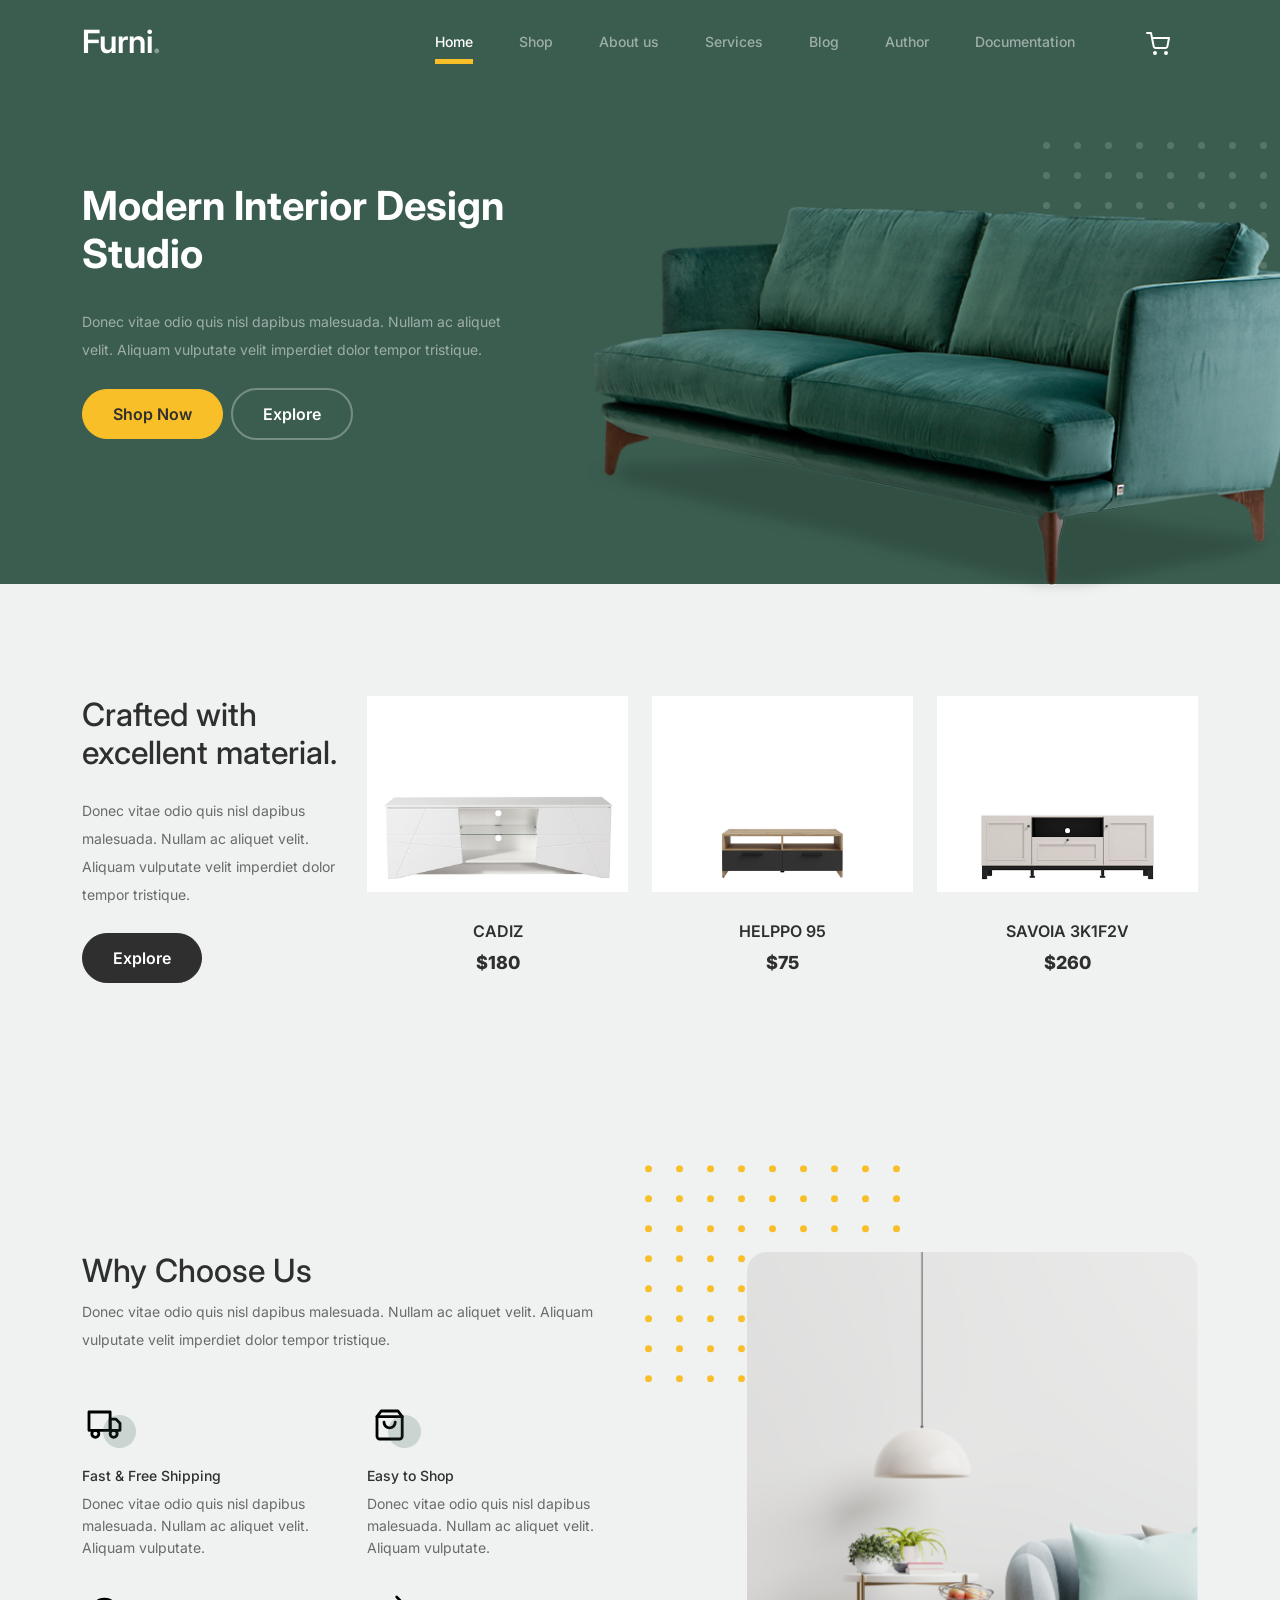
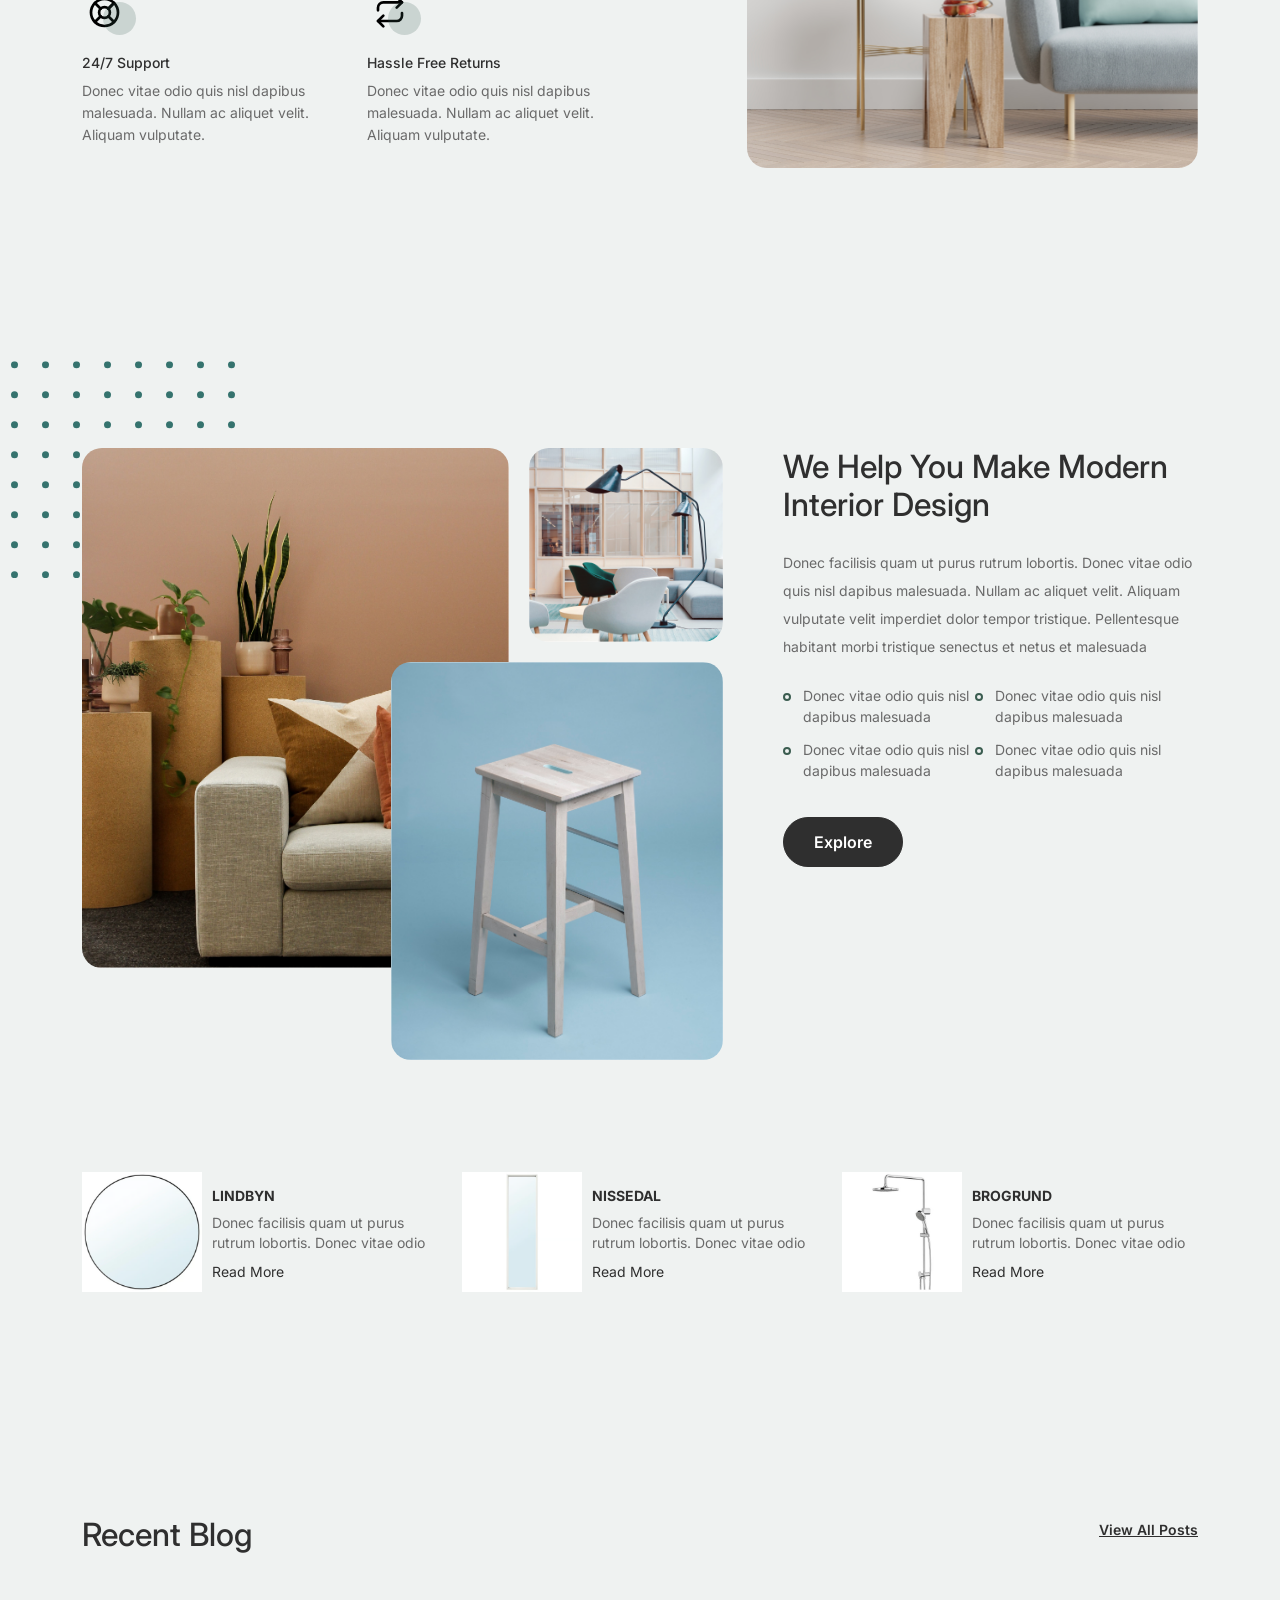
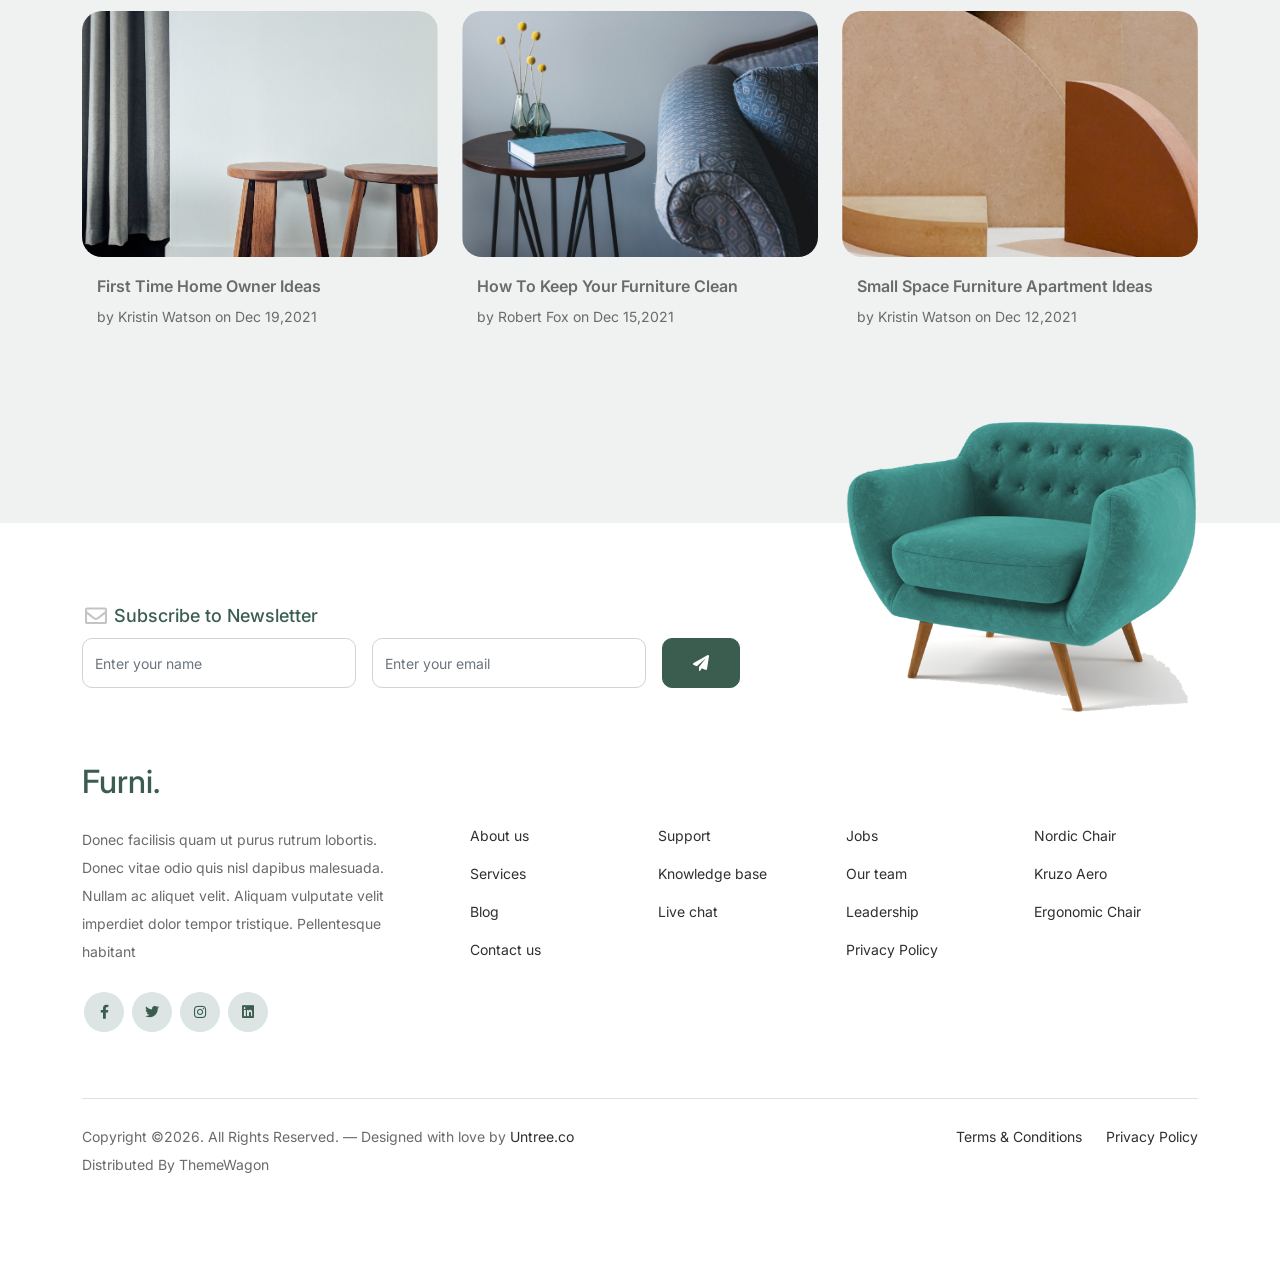
<file: index.html>
<!-- /*
* Bootstrap 5
* Template Name: Furni
* Template Author: Untree.co
* Template URI: https://untree.co/
* License: https://creativecommons.org/licenses/by/3.0/
*/ -->
<!doctype html>
<html lang="en">
<head>
  <meta charset="utf-8">
  <meta name="viewport" content="width=device-width, initial-scale=1, shrink-to-fit=no">
  <meta name="author" content="Untree.co">
  <link rel="shortcut icon" href="favicon.png">

  <meta name="description" content="Online furniture store offering modern, high-quality furniture for every room. Explore sofas, beds, kitchen elements and more at affordable prices." />
  <meta name="keywords" content="furniture, online store, home furniture, modern furniture, sofas, beds, kitchen furniture, interior design, Furni" />

		<!-- Bootstrap CSS -->
		<link href="css/bootstrap.min.css" rel="stylesheet">
		<link href="https://cdnjs.cloudflare.com/ajax/libs/font-awesome/6.0.0-beta3/css/all.min.css" rel="stylesheet">
		<link href="css/tiny-slider.css" rel="stylesheet">
		<link href="css/style.css" rel="stylesheet">
		<title>Furni | Furniture Shop</title>
	</head>

	<body data-page="index">

		<!-- Start Header/Navigation -->
		<nav class="custom-navbar navbar navbar navbar-expand-md navbar-dark bg-dark" arial-label="Furni navigation bar">

			<div class="container">
				<a class="navbar-brand" href="index.html">Furni<span>.</span></a>

				<button class="navbar-toggler" type="button" data-bs-toggle="collapse" data-bs-target="#navbarsFurni" aria-controls="navbarsFurni" aria-expanded="false" aria-label="Toggle navigation">
					<span class="navbar-toggler-icon"></span>
				</button>

				<div class="collapse navbar-collapse" id="navbarsFurni">
					<!-- Dinamicki ispisan meni -->
				</div>
			</div>
				
		</nav>
		<!-- End Header/Navigation -->

		<!-- Start Hero Section -->
			<div class="hero">
				<div class="container">
					<div class="row justify-content-between">
						<div class="col-lg-5">
							<div class="intro-excerpt">
								<h1>Modern Interior <span clsas="d-block">Design Studio</span></h1>
								<p class="mb-4">Donec vitae odio quis nisl dapibus malesuada. Nullam ac aliquet velit. Aliquam vulputate velit imperdiet dolor tempor tristique.</p>
								<p><a href="shop.html" class="btn btn-secondary me-2">Shop Now</a><a href="about.html" class="btn btn-white-outline">Explore</a></p>
							</div>
						</div>
						<div class="col-lg-7">
							<div class="hero-img-wrap">
								<img src="assets/images/couch.png" class="img-fluid">
							</div>
						</div>
					</div>
				</div>
			</div>
		<!-- End Hero Section -->

		<!-- Start Product Section -->
		<div class="product-section">
			<div class="container">
				<div class="row" id="threeProducts">
					<!-- Dinamicki ispisana prva tri proizvoda  -->
				</div>
			</div>
		</div>
		<!-- End Product Section -->

		<!-- Start Why Choose Us Section -->
		<div class="why-choose-section">
			<div class="container">
				<div class="row justify-content-between">
					<div class="col-lg-6">
						<h2 class="section-title">Why Choose Us</h2>
						<p>Donec vitae odio quis nisl dapibus malesuada. Nullam ac aliquet velit. Aliquam vulputate velit imperdiet dolor tempor tristique.</p>

						<div class="row my-5" id="servicesIcons">
							<!-- Dinamicki ispisani servisi  -->
						</div>
					</div>

					<div class="col-lg-5">
						<div class="img-wrap">
							<img src="assets/images/why-choose-us-img.jpg" alt="Image" class="img-fluid">
						</div>
					</div>

				</div>
			</div>
		</div>
		<!-- End Why Choose Us Section -->

		<!-- Start We Help Section -->
		<div class="we-help-section">
			<div class="container">
				<div class="row justify-content-between">
					<div class="col-lg-7 mb-5 mb-lg-0">
						<div class="imgs-grid">
							<div class="grid grid-1"><img src="assets/images/img-grid-1.jpg" alt="Untree.co"></div>
							<div class="grid grid-2"><img src="assets/images/img-grid-2.jpg" alt="Untree.co"></div>
							<div class="grid grid-3"><img src="assets/images/img-grid-3.jpg" alt="Untree.co"></div>
						</div>
					</div>
					<div class="col-lg-5 ps-lg-5">
						<h2 class="section-title mb-4">We Help You Make Modern Interior Design</h2>
						<p>Donec facilisis quam ut purus rutrum lobortis. Donec vitae odio quis nisl dapibus malesuada. Nullam ac aliquet velit. Aliquam vulputate velit imperdiet dolor tempor tristique. Pellentesque habitant morbi tristique senectus et netus et malesuada</p>

						<ul class="list-unstyled custom-list my-4">
							<li>Donec vitae odio quis nisl dapibus malesuada</li>
							<li>Donec vitae odio quis nisl dapibus malesuada</li>
							<li>Donec vitae odio quis nisl dapibus malesuada</li>
							<li>Donec vitae odio quis nisl dapibus malesuada</li>
						</ul>
						<a class="btn" href="about.html">Explore</a>
					</div>
				</div>
			</div>
		</div>
		<!-- End We Help Section -->

		<!-- Start Popular Product -->
		<div class="popular-product">
			<div class="container">
				<div class="row" id="popularProducts">
					<!-- Dinamicki ispisana 3 najbolje ocenjena proizvoda -->
				</div>
			</div>
		</div>
		<!-- End Popular Product -->

		

		<!-- Start Blog Section -->
		<div class="blog-section">
			<div class="container">
				<div class="row mb-5">
					<div class="col-md-6">
						<h2 class="section-title">Recent Blog</h2>
					</div>
					<div class="col-md-6 text-start text-md-end">
						<a href="#" class="more">View All Posts</a>
					</div>
				</div>

				<div class="row" id="blogSection">
					<!-- Dinamicki ispisani blogovi -->
				</div>
			</div>
		</div>
		<!-- End Blog Section -->	

		<!-- Start Footer Section -->
		<footer class="footer-section">
			<div class="container relative">

				<div class="sofa-img">
					<img src="assets/images/sofa.png" alt="Image" class="img-fluid">
				</div>

				<div class="row">
					<div class="col-lg-8">
						<div class="subscription-form">
							<h3 class="d-flex align-items-center"><span class="me-1"><img src="assets/images/envelope-outline.svg" alt="Image" class="img-fluid"></span><span>Subscribe to Newsletter</span></h3>

							<form action="#" class="row g-3">
								<div class="col-auto">
									<input type="text" class="form-control" placeholder="Enter your name">
								</div>
								<div class="col-auto">
									<input type="email" class="form-control" placeholder="Enter your email">
								</div>
								<div class="col-auto">
									<button class="btn btn-primary">
										<span class="fa fa-paper-plane"></span>
									</button>
								</div>
							</form>

						</div>
					</div>
				</div>

				<div class="row g-5 mb-5">
					<div class="col-lg-4">
						<div class="mb-4 footer-logo-wrap"><a href="#" class="footer-logo">Furni<span>.</span></a></div>
						<p class="mb-4">Donec facilisis quam ut purus rutrum lobortis. Donec vitae odio quis nisl dapibus malesuada. Nullam ac aliquet velit. Aliquam vulputate velit imperdiet dolor tempor tristique. Pellentesque habitant</p>

						<ul class="list-unstyled custom-social">
							<li><a href="#"><span class="fa fa-brands fa-facebook-f"></span></a></li>
							<li><a href="#"><span class="fa fa-brands fa-twitter"></span></a></li>
							<li><a href="#"><span class="fa fa-brands fa-instagram"></span></a></li>
							<li><a href="#"><span class="fa fa-brands fa-linkedin"></span></a></li>
						</ul>
					</div>

					<div class="col-lg-8">
						<div class="row links-wrap">
							<div class="col-6 col-sm-6 col-md-3">
								<ul class="list-unstyled">
									<li><a href="#">About us</a></li>
									<li><a href="#">Services</a></li>
									<li><a href="#">Blog</a></li>
									<li><a href="#">Contact us</a></li>
								</ul>
							</div>

							<div class="col-6 col-sm-6 col-md-3">
								<ul class="list-unstyled">
									<li><a href="#">Support</a></li>
									<li><a href="#">Knowledge base</a></li>
									<li><a href="#">Live chat</a></li>
								</ul>
							</div>

							<div class="col-6 col-sm-6 col-md-3">
								<ul class="list-unstyled">
									<li><a href="#">Jobs</a></li>
									<li><a href="#">Our team</a></li>
									<li><a href="#">Leadership</a></li>
									<li><a href="#">Privacy Policy</a></li>
								</ul>
							</div>

							<div class="col-6 col-sm-6 col-md-3">
								<ul class="list-unstyled">
									<li><a href="#">Nordic Chair</a></li>
									<li><a href="#">Kruzo Aero</a></li>
									<li><a href="#">Ergonomic Chair</a></li>
								</ul>
							</div>
						</div>
					</div>

				</div>

				<div class="border-top copyright">
					<div class="row pt-4">
						<div class="col-lg-6">
							<p class="mb-2 text-center text-lg-start">Copyright &copy;<script>document.write(new Date().getFullYear());</script>. All Rights Reserved. &mdash; Designed with love by <a href="https://untree.co">Untree.co</a> Distributed By <a hreff="https://themewagon.com">ThemeWagon</a>  <!-- License information: https://untree.co/license/ -->
            </p>
						</div>

						<div class="col-lg-6 text-center text-lg-end">
							<ul class="list-unstyled d-inline-flex ms-auto">
								<li class="me-4"><a href="#">Terms &amp; Conditions</a></li>
								<li><a href="#">Privacy Policy</a></li>
							</ul>
						</div>

					</div>
				</div>

			</div>
		</footer>
		<!-- End Footer Section -->	


		<script src="js/bootstrap.bundle.min.js"></script>
		<script src="js/tiny-slider.js"></script>
		<script src="js/custom.js"></script>
	</body>

</html>
</file>
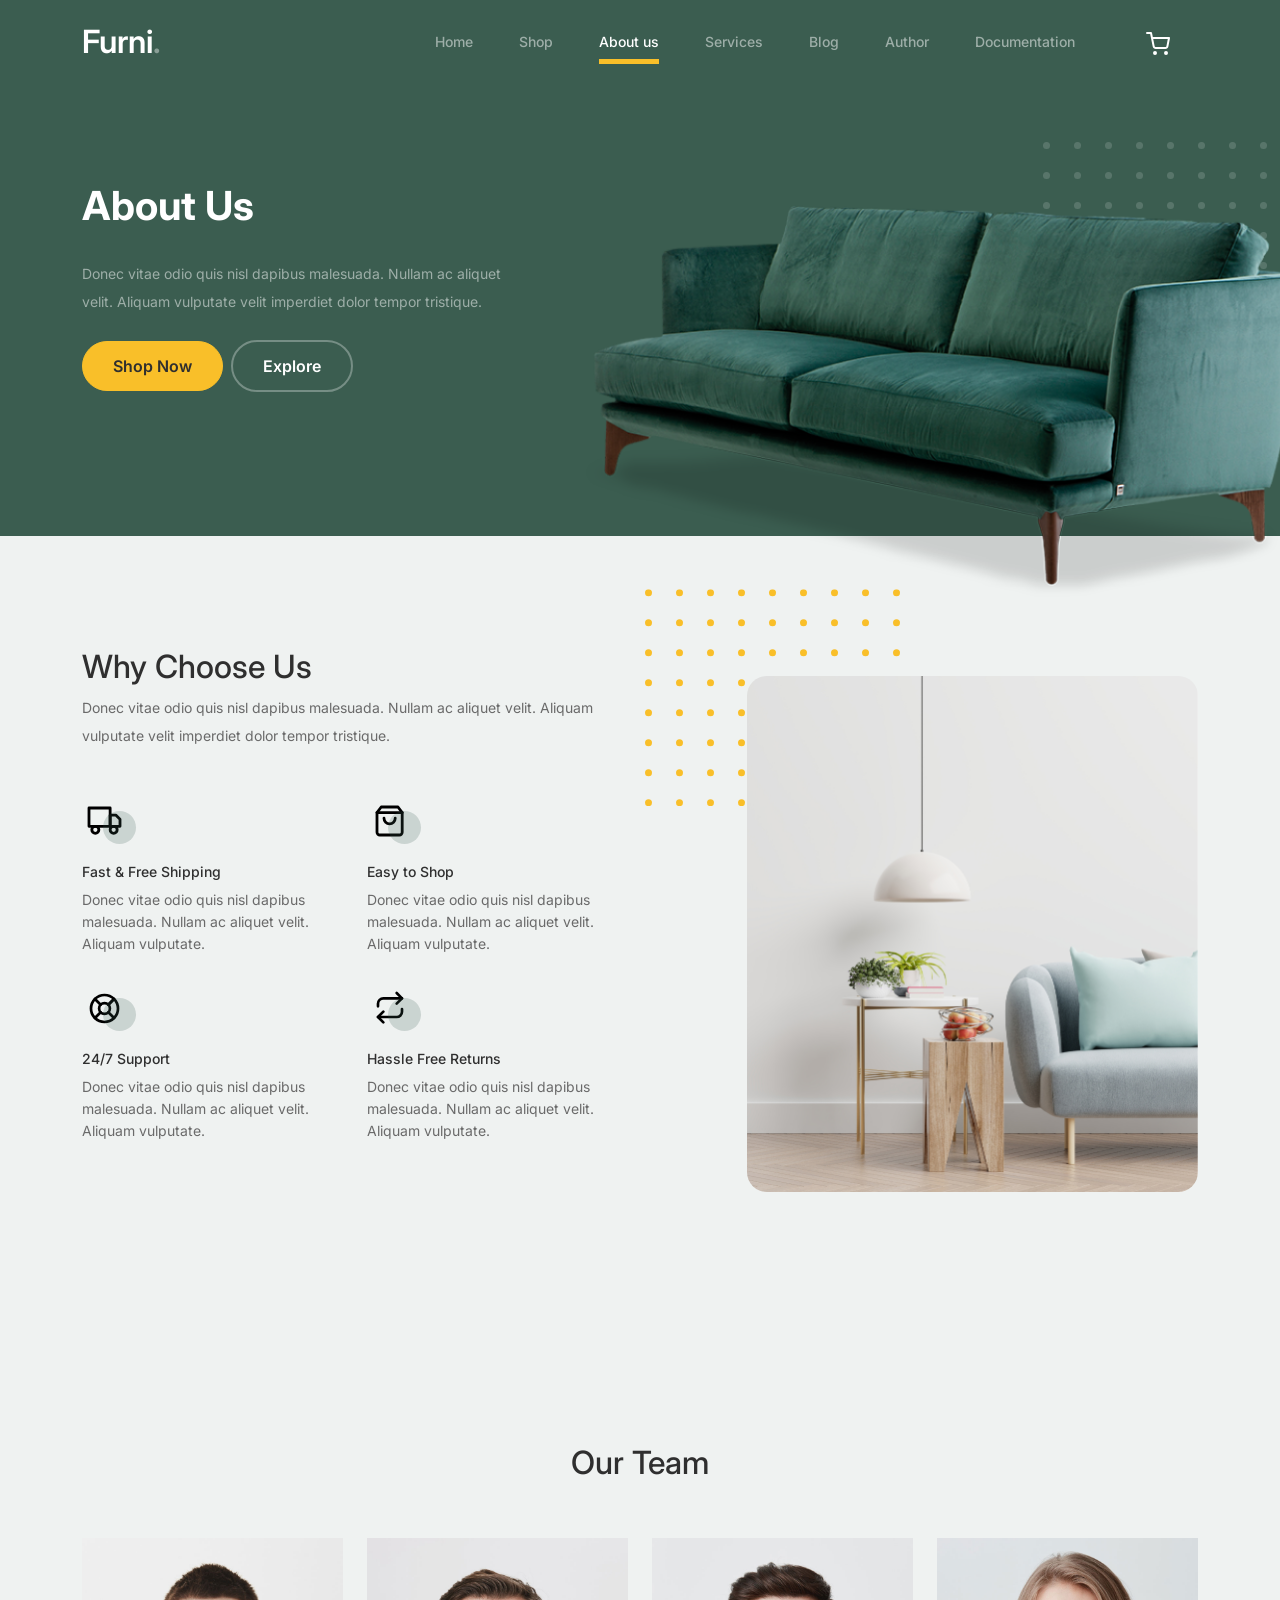
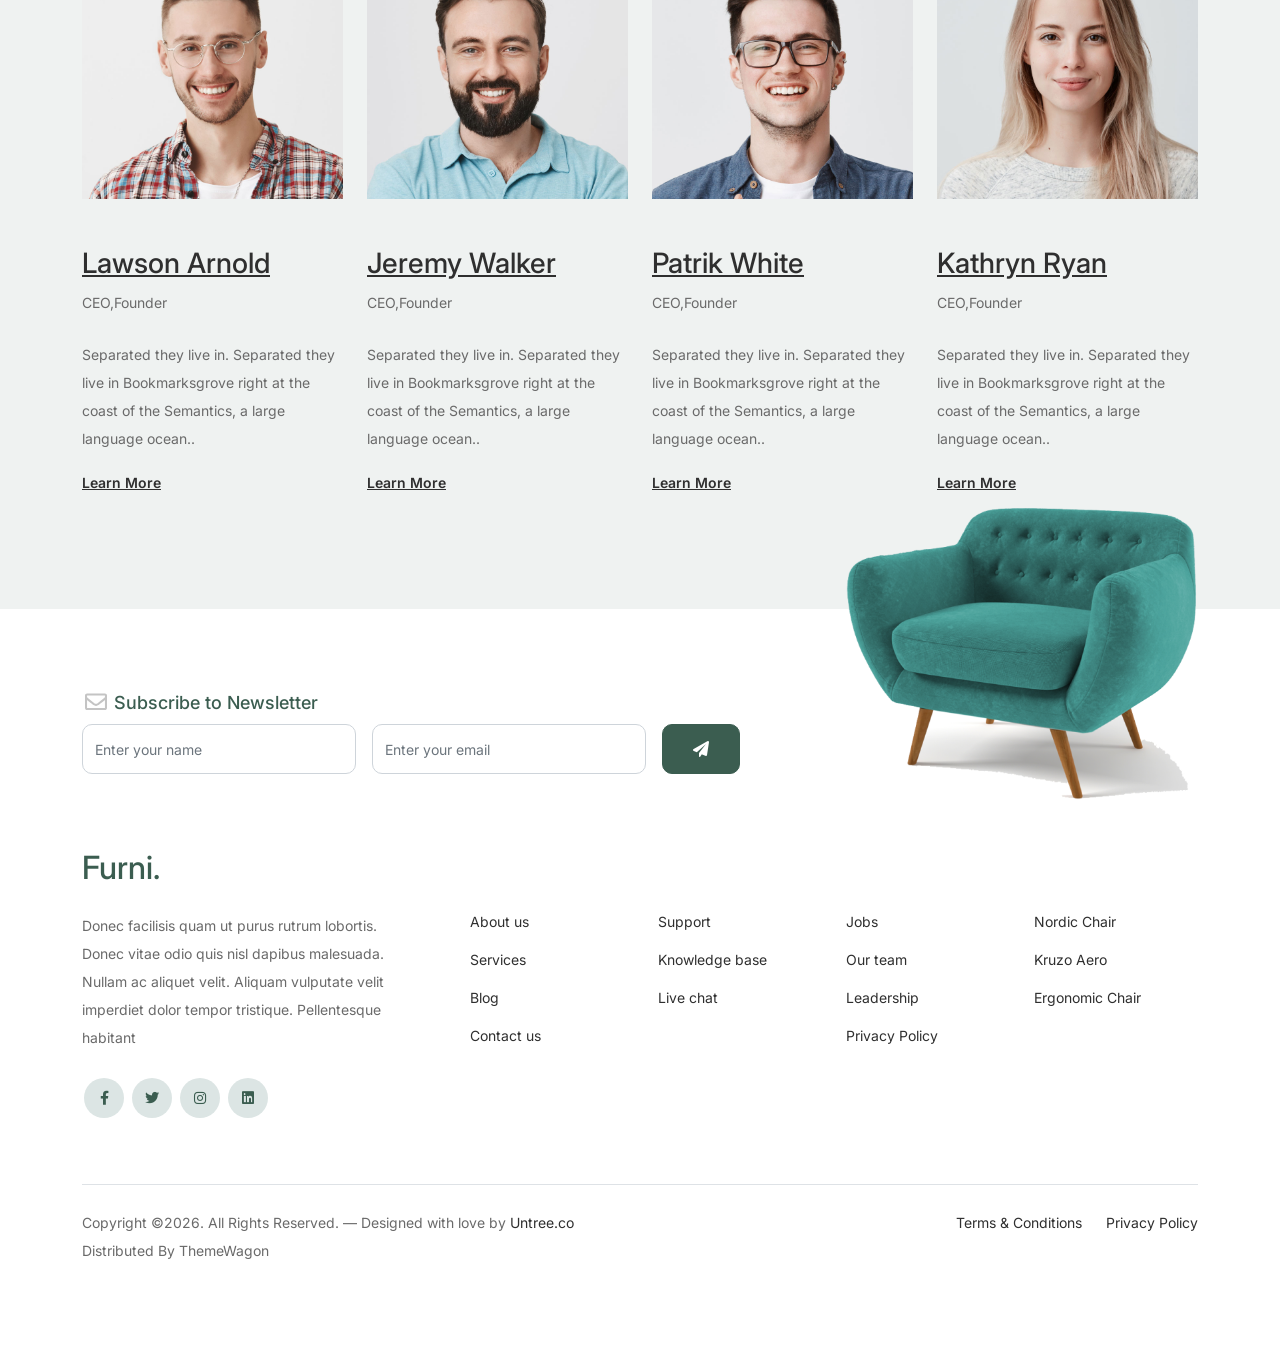
<file: about.html>
<!-- /*
* Bootstrap 5
* Template Name: Furni
* Template Author: Untree.co
* Template URI: https://untree.co/
* License: https://creativecommons.org/licenses/by/3.0/
*/ -->
<!doctype html>
<html lang="en">
<head>
  <meta charset="utf-8">
  <meta name="viewport" content="width=device-width, initial-scale=1, shrink-to-fit=no">
  <meta name="author" content="Untree.co">
  <link rel="shortcut icon" href="favicon.png">

  <meta name="description" content="Learn more about our mission, values, and passion for providing high-quality furniture and excellent customer experience." />
  <meta name="keywords" content="about us furniture, furniture company, Furni brand, company information, furniture store about" />

		<!-- Bootstrap CSS -->
		<link href="css/bootstrap.min.css" rel="stylesheet">
		<link href="https://cdnjs.cloudflare.com/ajax/libs/font-awesome/6.0.0-beta3/css/all.min.css" rel="stylesheet">
		<link href="css/tiny-slider.css" rel="stylesheet">
		<link href="css/style.css" rel="stylesheet">
		<title>Furni | About us</title>
	</head>

	<body data-page="about">

		<!-- Start Header/Navigation -->
		<nav class="custom-navbar navbar navbar navbar-expand-md navbar-dark bg-dark" arial-label="Furni navigation bar">

			<div class="container">
				<a class="navbar-brand" href="index.html">Furni<span>.</span></a>

				<button class="navbar-toggler" type="button" data-bs-toggle="collapse" data-bs-target="#navbarsFurni" aria-controls="navbarsFurni" aria-expanded="false" aria-label="Toggle navigation">
					<span class="navbar-toggler-icon"></span>
				</button>

				<div class="collapse navbar-collapse" id="navbarsFurni">
					<!-- Dinamicki ispisan meni -->
				</div>
			</div>
				
		</nav>
		<!-- End Header/Navigation -->

		<!-- Start Hero Section -->
			<div class="hero">
				<div class="container">
					<div class="row justify-content-between">
						<div class="col-lg-5">
							<div class="intro-excerpt">
								<h1>About Us</h1>
								<p class="mb-4">Donec vitae odio quis nisl dapibus malesuada. Nullam ac aliquet velit. Aliquam vulputate velit imperdiet dolor tempor tristique.</p>
								<p><a href="" class="btn btn-secondary me-2">Shop Now</a><a href="#" class="btn btn-white-outline">Explore</a></p>
							</div>
						</div>
						<div class="col-lg-7">
							<div class="hero-img-wrap">
								<img src="assets/images/couch.png" class="img-fluid">
							</div>
						</div>
					</div>
				</div>
			</div>
		<!-- End Hero Section -->

		

		<!-- Start Why Choose Us Section -->
		<div class="why-choose-section">
			<div class="container">
				<div class="row justify-content-between align-items-center">
					<div class="col-lg-6">
						<h2 class="section-title">Why Choose Us</h2>
						<p>Donec vitae odio quis nisl dapibus malesuada. Nullam ac aliquet velit. Aliquam vulputate velit imperdiet dolor tempor tristique.</p>

						<div class="row my-5" id="servicesSection">
							<!-- Dinamicki ispisani servisi -->
						</div>
					</div>

					<div class="col-lg-5">
						<div class="img-wrap">
							<img src="assets/images/why-choose-us-img.jpg" alt="Image" class="img-fluid">
						</div>
					</div>

				</div>
			</div>
		</div>
		<!-- End Why Choose Us Section -->

		<!-- Start Team Section -->
		<div class="untree_co-section">
			<div class="container">

				<div class="row mb-5">
					<div class="col-lg-5 mx-auto text-center">
						<h2 class="section-title">Our Team</h2>
					</div>
				</div>

				<div class="row" id="teamSection">
					<!-- Dinamicki ispisani zaposleni -->
				</div>
			</div>
		</div>
		<!-- End Team Section -->

		<!-- Start Footer Section -->
		<footer class="footer-section">
			<div class="container relative">

				<div class="sofa-img">
					<img src="assets/images/sofa.png" alt="Image" class="img-fluid">
				</div>

				<div class="row">
					<div class="col-lg-8">
						<div class="subscription-form">
							<h3 class="d-flex align-items-center"><span class="me-1"><img src="assets/images/envelope-outline.svg" alt="Image" class="img-fluid"></span><span>Subscribe to Newsletter</span></h3>

							<form action="#" class="row g-3">
								<div class="col-auto">
									<input type="text" class="form-control" placeholder="Enter your name">
								</div>
								<div class="col-auto">
									<input type="email" class="form-control" placeholder="Enter your email">
								</div>
								<div class="col-auto">
									<button class="btn btn-primary">
										<span class="fa fa-paper-plane"></span>
									</button>
								</div>
							</form>

						</div>
					</div>
				</div>

				<div class="row g-5 mb-5">
					<div class="col-lg-4">
						<div class="mb-4 footer-logo-wrap"><a href="#" class="footer-logo">Furni<span>.</span></a></div>
						<p class="mb-4">Donec facilisis quam ut purus rutrum lobortis. Donec vitae odio quis nisl dapibus malesuada. Nullam ac aliquet velit. Aliquam vulputate velit imperdiet dolor tempor tristique. Pellentesque habitant</p>

						<ul class="list-unstyled custom-social">
							<li><a href="#"><span class="fa fa-brands fa-facebook-f"></span></a></li>
							<li><a href="#"><span class="fa fa-brands fa-twitter"></span></a></li>
							<li><a href="#"><span class="fa fa-brands fa-instagram"></span></a></li>
							<li><a href="#"><span class="fa fa-brands fa-linkedin"></span></a></li>
						</ul>
					</div>

					<div class="col-lg-8">
						<div class="row links-wrap">
							<div class="col-6 col-sm-6 col-md-3">
								<ul class="list-unstyled">
									<li><a href="#">About us</a></li>
									<li><a href="#">Services</a></li>
									<li><a href="#">Blog</a></li>
									<li><a href="#">Contact us</a></li>
								</ul>
							</div>

							<div class="col-6 col-sm-6 col-md-3">
								<ul class="list-unstyled">
									<li><a href="#">Support</a></li>
									<li><a href="#">Knowledge base</a></li>
									<li><a href="#">Live chat</a></li>
								</ul>
							</div>

							<div class="col-6 col-sm-6 col-md-3">
								<ul class="list-unstyled">
									<li><a href="#">Jobs</a></li>
									<li><a href="#">Our team</a></li>
									<li><a href="#">Leadership</a></li>
									<li><a href="#">Privacy Policy</a></li>
								</ul>
							</div>

							<div class="col-6 col-sm-6 col-md-3">
								<ul class="list-unstyled">
									<li><a href="#">Nordic Chair</a></li>
									<li><a href="#">Kruzo Aero</a></li>
									<li><a href="#">Ergonomic Chair</a></li>
								</ul>
							</div>
						</div>
					</div>

				</div>

				<div class="border-top copyright">
					<div class="row pt-4">
						<div class="col-lg-6">
							<p class="mb-2 text-center text-lg-start">Copyright &copy;<script>document.write(new Date().getFullYear());</script>. All Rights Reserved. &mdash; Designed with love by <a href="https://untree.co">Untree.co</a> Distributed By <a hreff="https://themewagon.com">ThemeWagon</a>  <!-- License information: https://untree.co/license/ -->
            </p>
						</div>

						<div class="col-lg-6 text-center text-lg-end">
							<ul class="list-unstyled d-inline-flex ms-auto">
								<li class="me-4"><a href="#">Terms &amp; Conditions</a></li>
								<li><a href="#">Privacy Policy</a></li>
							</ul>
						</div>

					</div>
				</div>

			</div>
		</footer>
		<!-- End Footer Section -->	


		<script src="js/bootstrap.bundle.min.js"></script>
		<script src="js/tiny-slider.js"></script>
		<script src="js/custom.js"></script>
	</body>

</html>
</file>
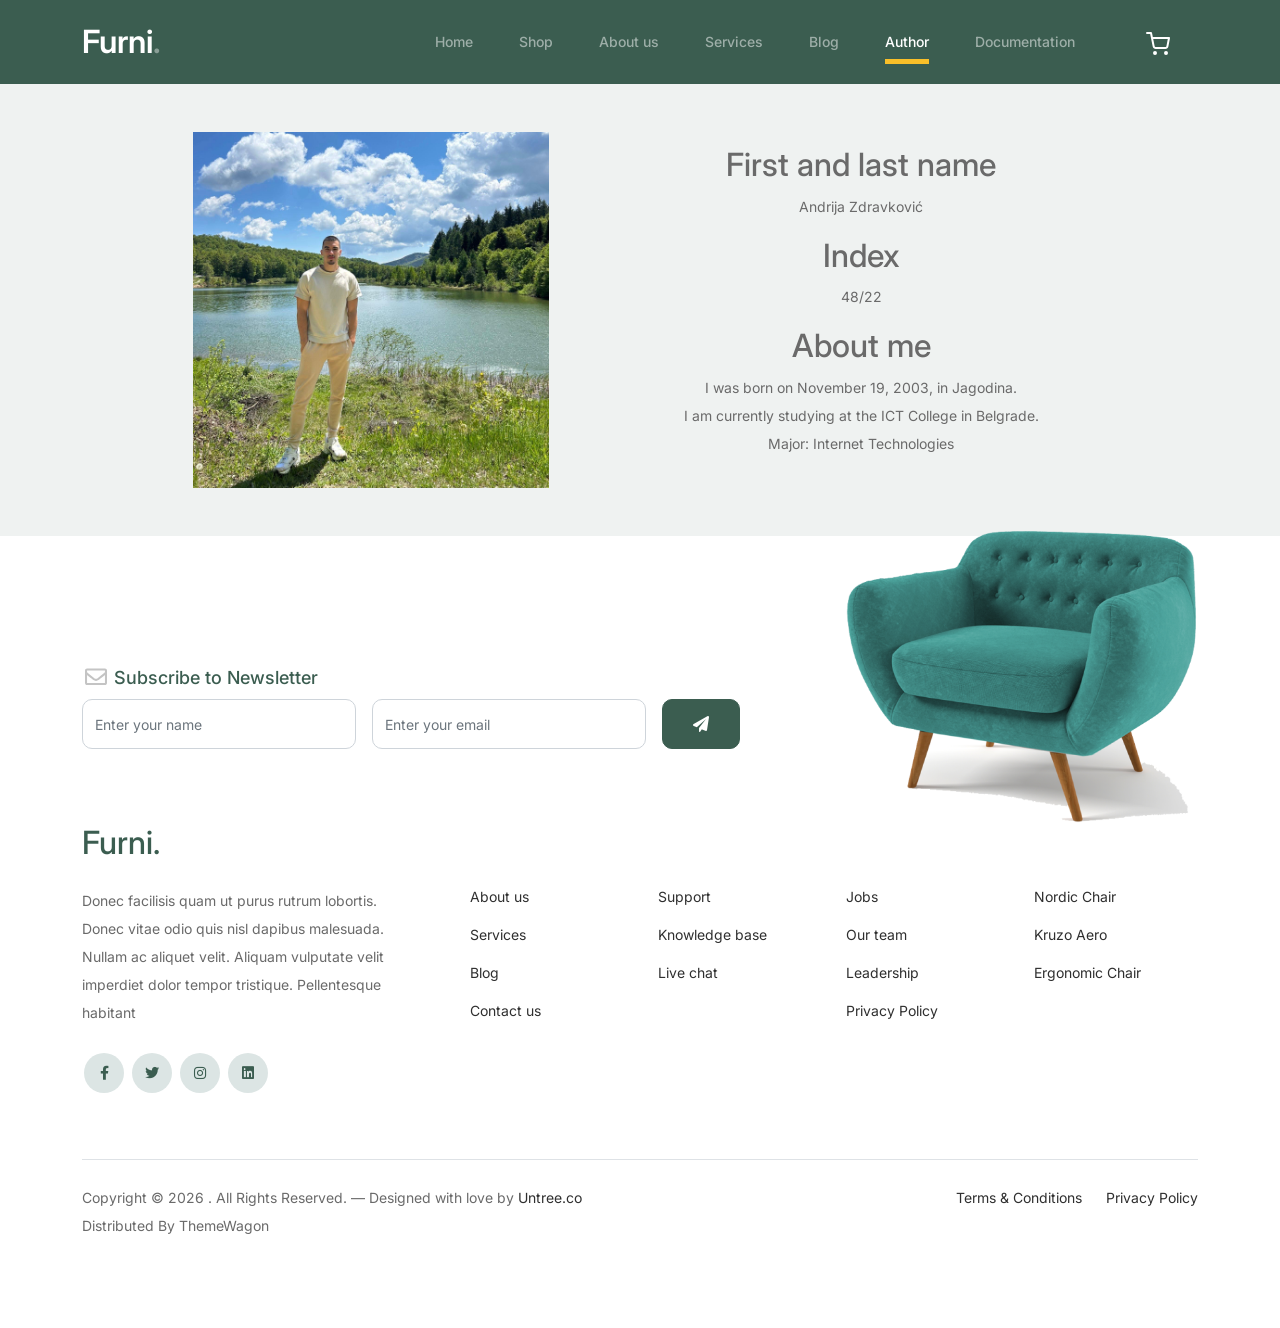
<file: author.html>
<!doctype html>
<html lang="en">
  <head>
    <meta charset="utf-8" />
    <meta
      name="viewport"
      content="width=device-width, initial-scale=1, shrink-to-fit=no"
    />
    <meta name="author" content="Untree.co" />
    <link rel="shortcut icon" href="favicon.png" />

    <meta name="description" content="Meet the author of the website, a student passionate about web development and modern technologies." />
    <meta name="keywords" content="author page, web developer student, portfolio, Andrija Zdravkovic, ICT student" />

    <!-- Bootstrap CSS -->
    <link href="css/bootstrap.min.css" rel="stylesheet" />
    <link
      href="https://cdnjs.cloudflare.com/ajax/libs/font-awesome/6.0.0-beta3/css/all.min.css"
      rel="stylesheet"
    />
    <link href="css/tiny-slider.css" rel="stylesheet" />
    <link href="css/style.css" rel="stylesheet" />
    <title>Furni | Author
    </title>
  </head>
  <body data-page="author">
    <!-- Start Header/Navigation -->
    <nav
      class="custom-navbar navbar navbar navbar-expand-md navbar-dark bg-dark"
      arial-label="Furni navigation bar"
    >
      <div class="container">
        <a class="navbar-brand" href="index.html">Furni<span>.</span></a>

        <button
          class="navbar-toggler"
          type="button"
          data-bs-toggle="collapse"
          data-bs-target="#navbarsFurni"
          aria-controls="navbarsFurni"
          aria-expanded="false"
          aria-label="Toggle navigation"
        >
          <span class="navbar-toggler-icon"></span>
        </button>

        <div class="collapse navbar-collapse" id="navbarsFurni"></div>
      </div>
    </nav>

    <div class="container mb-5">
        <div class="row justify-content-evenly my-5">
            <div class="col-lg-4">
                    <img src="assets/images/autor.jpeg" alt="Autor" id="Autor" class="img-fluid">
                </div>
                <div class="col-lg-4 my-auto me-md-5 text-center">
                    <h2>First and last name</h2>
                    <p>Andrija Zdravković</p>
                    <h2>Index</h2>
                    <p>48/22</p>
                    <h2>About me</h2>
                    <p>I was born on November 19, 2003, in Jagodina.<br/>
                    I am currently studying at the ICT College in Belgrade.<br/>
                    Major: Internet Technologies</p>
                </div>
        </div>
    </div>

    <footer class="footer-section mt-5">
      <div class="container relative mt-5">
        <div class="sofa-img mt-5">
          <img src="assets/images/sofa.png" alt="Image" class="img-fluid" />
        </div>

        <div class="row">
          <div class="col-lg-8">
            <div class="subscription-form">
              <h3 class="d-flex align-items-center">
                <span class="me-1"
                  ><img
                    src="assets/images/envelope-outline.svg"
                    alt="Image"
                    class="img-fluid" /></span
                ><span>Subscribe to Newsletter</span>
              </h3>

              <form action="#" class="row g-3">
                <div class="col-auto">
                  <input
                    type="text"
                    class="form-control"
                    placeholder="Enter your name"
                  />
                </div>
                <div class="col-auto">
                  <input
                    type="email"
                    class="form-control"
                    placeholder="Enter your email"
                  />
                </div>
                <div class="col-auto">
                  <button class="btn btn-primary">
                    <span class="fa fa-paper-plane"></span>
                  </button>
                </div>
              </form>
            </div>
          </div>
        </div>

        <div class="row g-5 mb-5">
          <div class="col-lg-4">
            <div class="mb-4 footer-logo-wrap">
              <a href="#" class="footer-logo">Furni<span>.</span></a>
            </div>
            <p class="mb-4">
              Donec facilisis quam ut purus rutrum lobortis. Donec vitae odio
              quis nisl dapibus malesuada. Nullam ac aliquet velit. Aliquam
              vulputate velit imperdiet dolor tempor tristique. Pellentesque
              habitant
            </p>

            <ul class="list-unstyled custom-social">
              <li>
                <a href="#"><span class="fa fa-brands fa-facebook-f"></span></a>
              </li>
              <li>
                <a href="#"><span class="fa fa-brands fa-twitter"></span></a>
              </li>
              <li>
                <a href="#"><span class="fa fa-brands fa-instagram"></span></a>
              </li>
              <li>
                <a href="#"><span class="fa fa-brands fa-linkedin"></span></a>
              </li>
            </ul>
          </div>

          <div class="col-lg-8">
            <div class="row links-wrap">
              <div class="col-6 col-sm-6 col-md-3">
                <ul class="list-unstyled">
                  <li><a href="#">About us</a></li>
                  <li><a href="#">Services</a></li>
                  <li><a href="#">Blog</a></li>
                  <li><a href="#">Contact us</a></li>
                </ul>
              </div>

              <div class="col-6 col-sm-6 col-md-3">
                <ul class="list-unstyled">
                  <li><a href="#">Support</a></li>
                  <li><a href="#">Knowledge base</a></li>
                  <li><a href="#">Live chat</a></li>
                </ul>
              </div>

              <div class="col-6 col-sm-6 col-md-3">
                <ul class="list-unstyled">
                  <li><a href="#">Jobs</a></li>
                  <li><a href="#">Our team</a></li>
                  <li><a href="#">Leadership</a></li>
                  <li><a href="#">Privacy Policy</a></li>
                </ul>
              </div>

              <div class="col-6 col-sm-6 col-md-3">
                <ul class="list-unstyled">
                  <li><a href="#">Nordic Chair</a></li>
                  <li><a href="#">Kruzo Aero</a></li>
                  <li><a href="#">Ergonomic Chair</a></li>
                </ul>
              </div>
            </div>
          </div>
        </div>

        <div class="border-top copyright">
          <div class="row pt-4">
            <div class="col-lg-6">
              <p class="mb-2 text-center text-lg-start">
                Copyright &copy;
                <script>
                  document.write(new Date().getFullYear());
                </script>
                . All Rights Reserved. &mdash; Designed with love by
                <a href="https://untree.co">Untree.co</a> Distributed By
                <a hreff="https://themewagon.com">ThemeWagon</a>
                <!-- License information: https://untree.co/license/ -->
              </p>
            </div>

            <div class="col-lg-6 text-center text-lg-end">
              <ul class="list-unstyled d-inline-flex ms-auto">
                <li class="me-4"><a href="#">Terms &amp; Conditions</a></li>
                <li><a href="#">Privacy Policy</a></li>
              </ul>
            </div>
          </div>
        </div>
      </div>
    </footer>
    <!-- End Footer Section -->

    <script src="js/bootstrap.bundle.min.js"></script>
    <script src="js/tiny-slider.js"></script>
    <script src="js/custom.js"></script>
  </body>
</html>
</file>
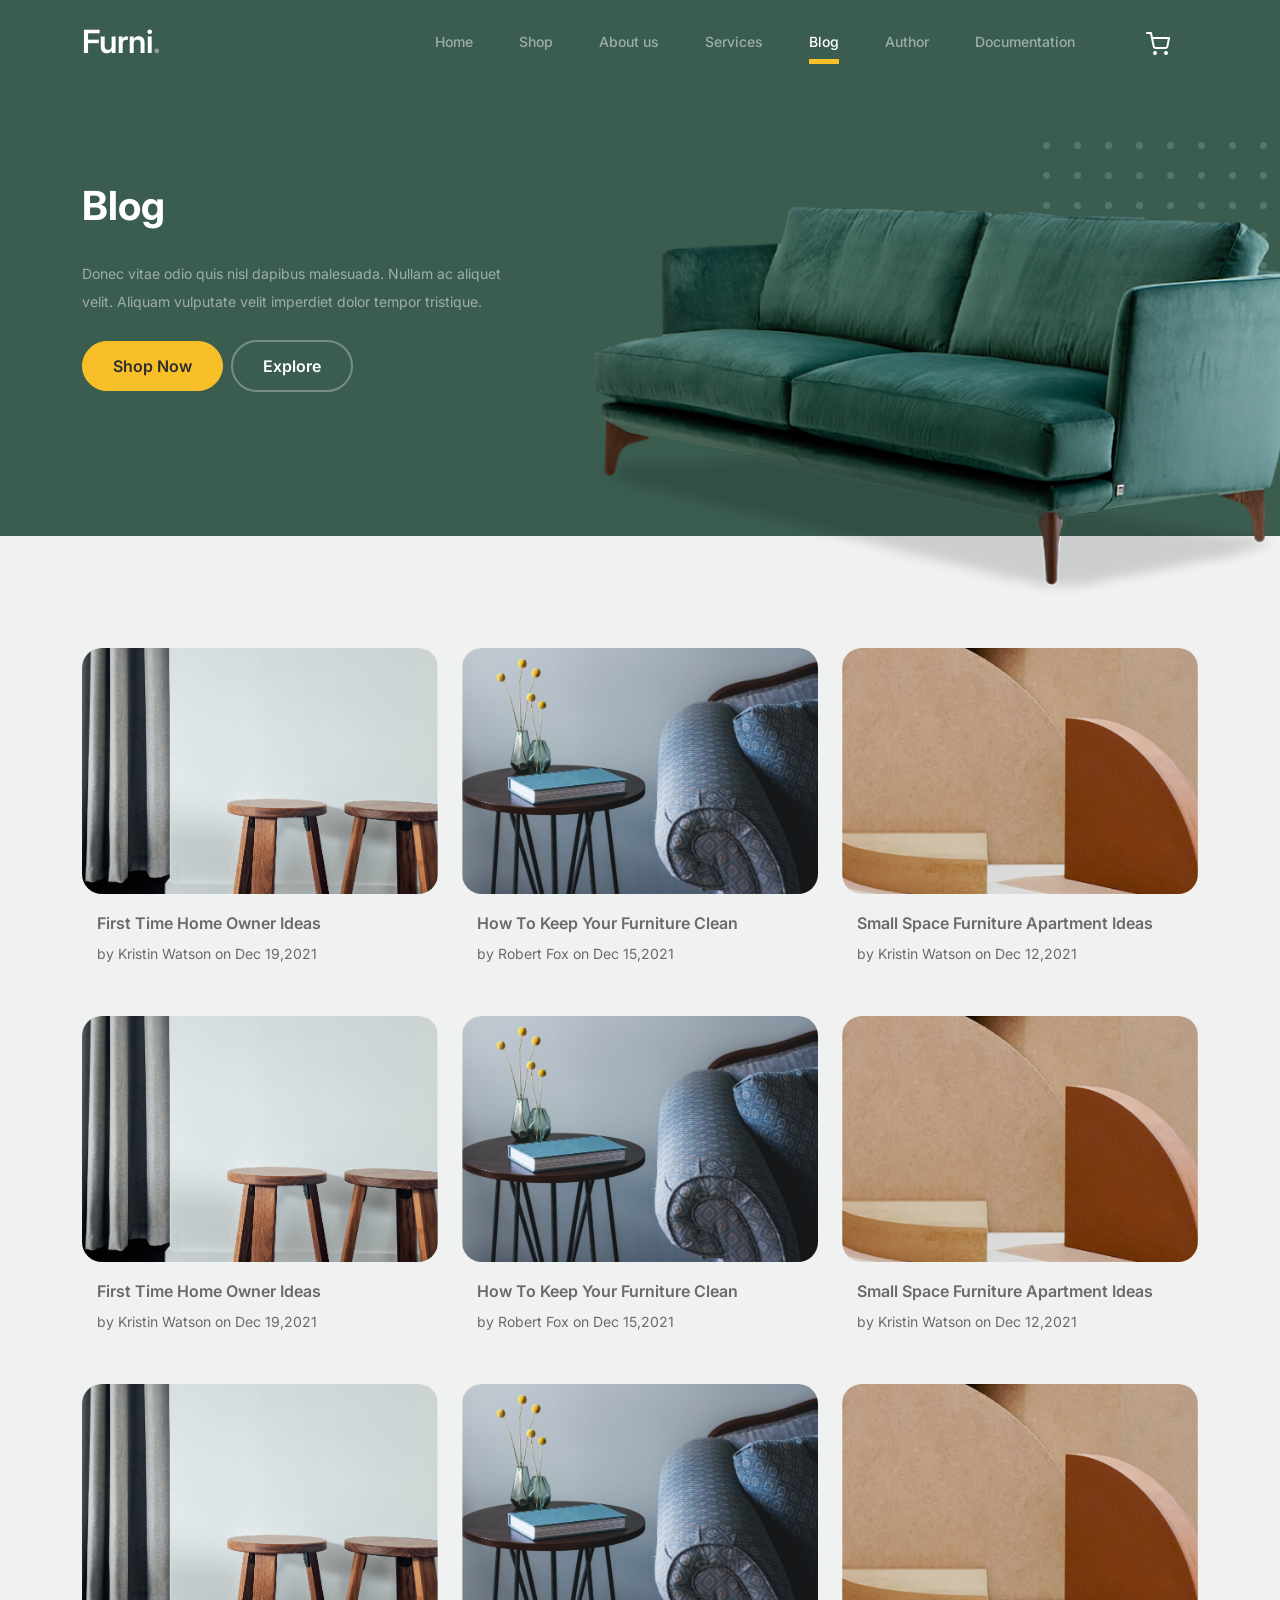
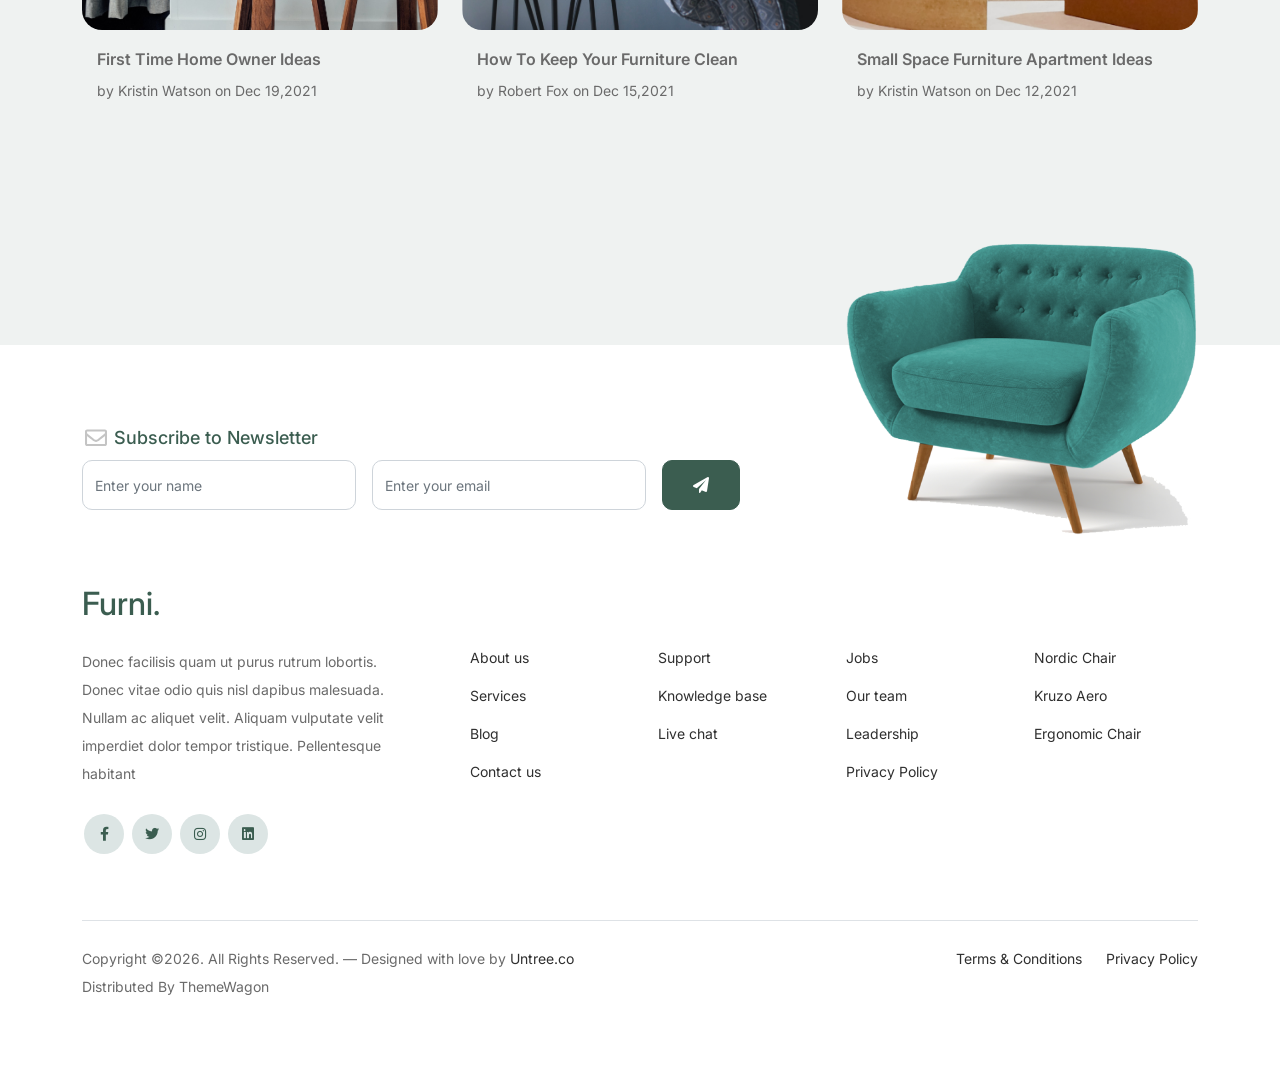
<file: blog.html>
<!-- /*
* Bootstrap 5
* Template Name: Furni
* Template Author: Untree.co
* Template URI: https://untree.co/
* License: https://creativecommons.org/licenses/by/3.0/
*/ -->
<!doctype html>
<html lang="en">
<head>
  <meta charset="utf-8">
  <meta name="viewport" content="width=device-width, initial-scale=1, shrink-to-fit=no">
  <meta name="author" content="Untree.co">
  <link rel="shortcut icon" href="favicon.png">

  <meta name="description" content="Read the latest articles about interior design, furniture trends, and tips for decorating your home." />
  <meta name="keywords" content="furniture blog, interior design tips, home decoration ideas, furniture trends, design inspiration" />

		<!-- Bootstrap CSS -->
		<link href="css/bootstrap.min.css" rel="stylesheet">
		<link href="https://cdnjs.cloudflare.com/ajax/libs/font-awesome/6.0.0-beta3/css/all.min.css" rel="stylesheet">
		<link href="css/tiny-slider.css" rel="stylesheet">
		<link href="css/style.css" rel="stylesheet">
		<title>Furni | Blog</title>
	</head>

	<body data-page="blog">

		<!-- Start Header/Navigation -->
		<nav class="custom-navbar navbar navbar navbar-expand-md navbar-dark bg-dark" arial-label="Furni navigation bar">

			<div class="container">
				<a class="navbar-brand" href="index.html">Furni<span>.</span></a>

				<button class="navbar-toggler" type="button" data-bs-toggle="collapse" data-bs-target="#navbarsFurni" aria-controls="navbarsFurni" aria-expanded="false" aria-label="Toggle navigation">
					<span class="navbar-toggler-icon"></span>
				</button>

				<div class="collapse navbar-collapse" id="navbarsFurni">
				</div>
			</div>
				
		</nav>
		<!-- End Header/Navigation -->

		<!-- Start Hero Section -->
			<div class="hero">
				<div class="container">
					<div class="row justify-content-between">
						<div class="col-lg-5">
							<div class="intro-excerpt">
								<h1>Blog</h1>
								<p class="mb-4">Donec vitae odio quis nisl dapibus malesuada. Nullam ac aliquet velit. Aliquam vulputate velit imperdiet dolor tempor tristique.</p>
								<p><a href="" class="btn btn-secondary me-2">Shop Now</a><a href="#" class="btn btn-white-outline">Explore</a></p>
							</div>
						</div>
						<div class="col-lg-7">
							<div class="hero-img-wrap">
								<img src="assets/images/couch.png" class="img-fluid">
							</div>
						</div>
					</div>
				</div>
			</div>
		<!-- End Hero Section -->

		

		<!-- Start Blog Section -->
		<div class="blog-section">
			<div class="container">
				
				<div class="row" id="blog">
				</div>
			</div>
		</div>
		<!-- End Blog Section -->	

		

		

		

		<!-- Start Footer Section -->
		<footer class="footer-section">
			<div class="container relative">

				<div class="sofa-img">
					<img src="assets/images/sofa.png" alt="Image" class="img-fluid">
				</div>

				<div class="row">
					<div class="col-lg-8">
						<div class="subscription-form">
							<h3 class="d-flex align-items-center"><span class="me-1"><img src="assets/images/envelope-outline.svg" alt="Image" class="img-fluid"></span><span>Subscribe to Newsletter</span></h3>

							<form action="#" class="row g-3">
								<div class="col-auto">
									<input type="text" class="form-control" placeholder="Enter your name">
								</div>
								<div class="col-auto">
									<input type="email" class="form-control" placeholder="Enter your email">
								</div>
								<div class="col-auto">
									<button class="btn btn-primary">
										<span class="fa fa-paper-plane"></span>
									</button>
								</div>
							</form>

						</div>
					</div>
				</div>

				<div class="row g-5 mb-5">
					<div class="col-lg-4">
						<div class="mb-4 footer-logo-wrap"><a href="#" class="footer-logo">Furni<span>.</span></a></div>
						<p class="mb-4">Donec facilisis quam ut purus rutrum lobortis. Donec vitae odio quis nisl dapibus malesuada. Nullam ac aliquet velit. Aliquam vulputate velit imperdiet dolor tempor tristique. Pellentesque habitant</p>

						<ul class="list-unstyled custom-social">
							<li><a href="#"><span class="fa fa-brands fa-facebook-f"></span></a></li>
							<li><a href="#"><span class="fa fa-brands fa-twitter"></span></a></li>
							<li><a href="#"><span class="fa fa-brands fa-instagram"></span></a></li>
							<li><a href="#"><span class="fa fa-brands fa-linkedin"></span></a></li>
						</ul>
					</div>

					<div class="col-lg-8">
						<div class="row links-wrap">
							<div class="col-6 col-sm-6 col-md-3">
								<ul class="list-unstyled">
									<li><a href="#">About us</a></li>
									<li><a href="#">Services</a></li>
									<li><a href="#">Blog</a></li>
									<li><a href="#">Contact us</a></li>
								</ul>
							</div>

							<div class="col-6 col-sm-6 col-md-3">
								<ul class="list-unstyled">
									<li><a href="#">Support</a></li>
									<li><a href="#">Knowledge base</a></li>
									<li><a href="#">Live chat</a></li>
								</ul>
							</div>

							<div class="col-6 col-sm-6 col-md-3">
								<ul class="list-unstyled">
									<li><a href="#">Jobs</a></li>
									<li><a href="#">Our team</a></li>
									<li><a href="#">Leadership</a></li>
									<li><a href="#">Privacy Policy</a></li>
								</ul>
							</div>

							<div class="col-6 col-sm-6 col-md-3">
								<ul class="list-unstyled">
									<li><a href="#">Nordic Chair</a></li>
									<li><a href="#">Kruzo Aero</a></li>
									<li><a href="#">Ergonomic Chair</a></li>
								</ul>
							</div>
						</div>
					</div>

				</div>

				<div class="border-top copyright">
					<div class="row pt-4">
						<div class="col-lg-6">
							<p class="mb-2 text-center text-lg-start">Copyright &copy;<script>document.write(new Date().getFullYear());</script>. All Rights Reserved. &mdash; Designed with love by <a href="https://untree.co">Untree.co</a> Distributed By <a hreff="https://themewagon.com">ThemeWagon</a>  <!-- License information: https://untree.co/license/ -->
            </p>
						</div>

						<div class="col-lg-6 text-center text-lg-end">
							<ul class="list-unstyled d-inline-flex ms-auto">
								<li class="me-4"><a href="#">Terms &amp; Conditions</a></li>
								<li><a href="#">Privacy Policy</a></li>
							</ul>
						</div>

					</div>
				</div>

			</div>
		</footer>
		<!-- End Footer Section -->	


		<script src="js/bootstrap.bundle.min.js"></script>
		<script src="js/tiny-slider.js"></script>
		<script src="js/custom.js"></script>
	</body>

</html>
</file>
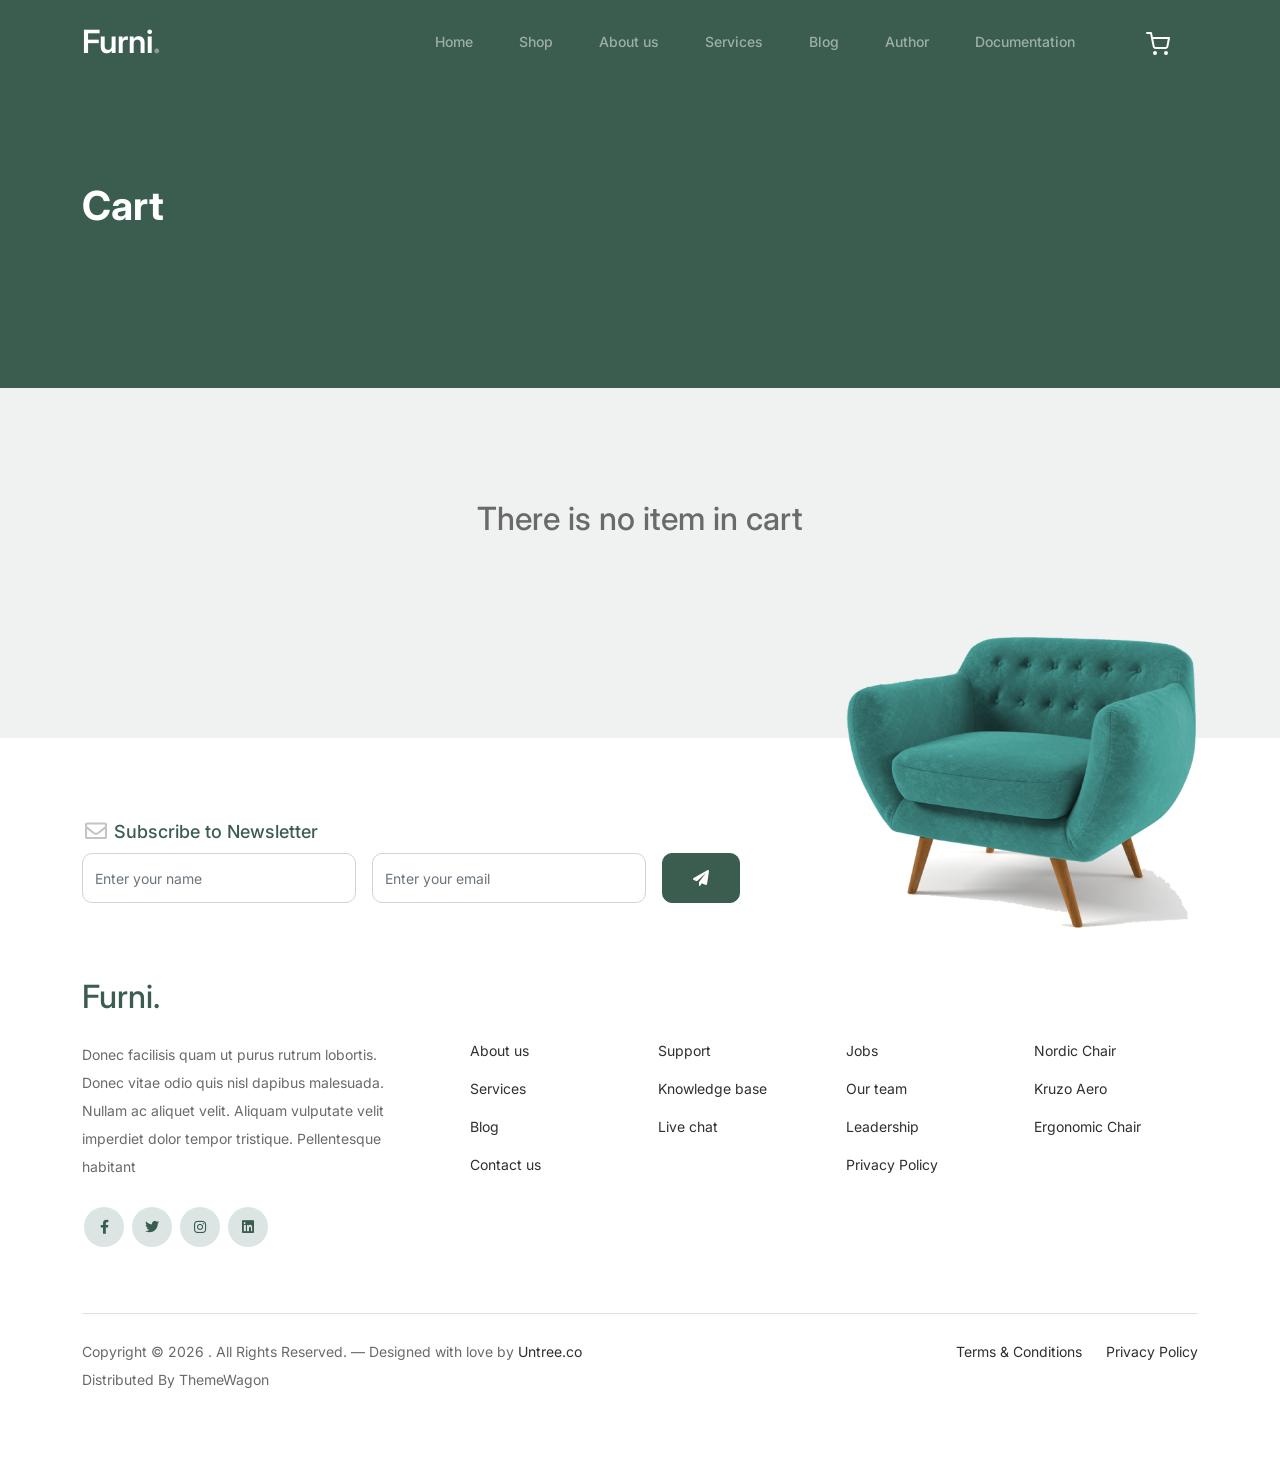
<file: cart.html>
<!-- /*
* Bootstrap 5
* Template Name: Furni
* Template Author: Untree.co
* Template URI: https://untree.co/
* License: https://creativecommons.org/licenses/by/3.0/
*/ -->
<!doctype html>
<html lang="en">
  <head>
    <meta charset="utf-8" />
    <meta
      name="viewport"
      content="width=device-width, initial-scale=1, shrink-to-fit=no"
    />
    <meta name="author" content="Untree.co" />
    <link rel="shortcut icon" href="favicon.png" />

    <meta
      name="description"
      content="Review your selected products, update quantities, and prepare your order before checkout."
    />
    <meta
      name="keywords"
      content="shopping cart, cart page, online purchase, selected products, order summary"
    />

    <!-- Bootstrap CSS -->
    <link href="css/bootstrap.min.css" rel="stylesheet" />
    <link
      href="https://cdnjs.cloudflare.com/ajax/libs/font-awesome/6.0.0-beta3/css/all.min.css"
      rel="stylesheet"
    />
    <link href="css/tiny-slider.css" rel="stylesheet" />
    <link href="css/style.css" rel="stylesheet" />
    <title>Furni | Cart</title>
  </head>

  <body data-page="cart">
    <!-- Start Header/Navigation -->
    <nav
      class="custom-navbar navbar navbar navbar-expand-md navbar-dark bg-dark"
      arial-label="Furni navigation bar"
    >
      <div class="container">
        <a class="navbar-brand" href="index.html">Furni<span>.</span></a>

        <button
          class="navbar-toggler"
          type="button"
          data-bs-toggle="collapse"
          data-bs-target="#navbarsFurni"
          aria-controls="navbarsFurni"
          aria-expanded="false"
          aria-label="Toggle navigation"
        >
          <span class="navbar-toggler-icon"></span>
        </button>

        <div class="collapse navbar-collapse" id="navbarsFurni"></div>
      </div>
    </nav>
    <!-- End Header/Navigation -->

    <!-- Start Hero Section -->
    <div class="hero">
      <div class="container">
        <div class="row justify-content-between">
          <div class="col-lg-5">
            <div class="intro-excerpt">
              <h1>Cart</h1>
            </div>
          </div>
          <div class="col-lg-7"></div>
        </div>
      </div>
    </div>
    <!-- End Hero Section -->

    <div class="untree_co-section before-footer-section" id="cart"></div>

    <!-- Start Footer Section -->
    <footer class="footer-section">
      <div class="container relative">
        <div class="sofa-img">
          <img src="assets/images/sofa.png" alt="Image" class="img-fluid" />
        </div>

        <div class="row">
          <div class="col-lg-8">
            <div class="subscription-form">
              <h3 class="d-flex align-items-center">
                <span class="me-1"
                  ><img
                    src="assets/images/envelope-outline.svg"
                    alt="Image"
                    class="img-fluid" /></span
                ><span>Subscribe to Newsletter</span>
              </h3>

              <form action="#" class="row g-3">
                <div class="col-auto">
                  <input
                    type="text"
                    class="form-control"
                    placeholder="Enter your name"
                  />
                </div>
                <div class="col-auto">
                  <input
                    type="email"
                    class="form-control"
                    placeholder="Enter your email"
                  />
                </div>
                <div class="col-auto">
                  <button class="btn btn-primary">
                    <span class="fa fa-paper-plane"></span>
                  </button>
                </div>
              </form>
            </div>
          </div>
        </div>

        <div class="row g-5 mb-5">
          <div class="col-lg-4">
            <div class="mb-4 footer-logo-wrap">
              <a href="#" class="footer-logo">Furni<span>.</span></a>
            </div>
            <p class="mb-4">
              Donec facilisis quam ut purus rutrum lobortis. Donec vitae odio
              quis nisl dapibus malesuada. Nullam ac aliquet velit. Aliquam
              vulputate velit imperdiet dolor tempor tristique. Pellentesque
              habitant
            </p>

            <ul class="list-unstyled custom-social">
              <li>
                <a href="#"><span class="fa fa-brands fa-facebook-f"></span></a>
              </li>
              <li>
                <a href="#"><span class="fa fa-brands fa-twitter"></span></a>
              </li>
              <li>
                <a href="#"><span class="fa fa-brands fa-instagram"></span></a>
              </li>
              <li>
                <a href="#"><span class="fa fa-brands fa-linkedin"></span></a>
              </li>
            </ul>
          </div>

          <div class="col-lg-8">
            <div class="row links-wrap">
              <div class="col-6 col-sm-6 col-md-3">
                <ul class="list-unstyled">
                  <li><a href="#">About us</a></li>
                  <li><a href="#">Services</a></li>
                  <li><a href="#">Blog</a></li>
                  <li><a href="#">Contact us</a></li>
                </ul>
              </div>

              <div class="col-6 col-sm-6 col-md-3">
                <ul class="list-unstyled">
                  <li><a href="#">Support</a></li>
                  <li><a href="#">Knowledge base</a></li>
                  <li><a href="#">Live chat</a></li>
                </ul>
              </div>

              <div class="col-6 col-sm-6 col-md-3">
                <ul class="list-unstyled">
                  <li><a href="#">Jobs</a></li>
                  <li><a href="#">Our team</a></li>
                  <li><a href="#">Leadership</a></li>
                  <li><a href="#">Privacy Policy</a></li>
                </ul>
              </div>

              <div class="col-6 col-sm-6 col-md-3">
                <ul class="list-unstyled">
                  <li><a href="#">Nordic Chair</a></li>
                  <li><a href="#">Kruzo Aero</a></li>
                  <li><a href="#">Ergonomic Chair</a></li>
                </ul>
              </div>
            </div>
          </div>
        </div>

        <div class="border-top copyright">
          <div class="row pt-4">
            <div class="col-lg-6">
              <p class="mb-2 text-center text-lg-start">
                Copyright &copy;
                <script>
                  document.write(new Date().getFullYear());
                </script>
                . All Rights Reserved. &mdash; Designed with love by
                <a href="https://untree.co">Untree.co</a> Distributed By
                <a hreff="https://themewagon.com">ThemeWagon</a>
                <!-- License information: https://untree.co/license/ -->
              </p>
            </div>

            <div class="col-lg-6 text-center text-lg-end">
              <ul class="list-unstyled d-inline-flex ms-auto">
                <li class="me-4"><a href="#">Terms &amp; Conditions</a></li>
                <li><a href="#">Privacy Policy</a></li>
              </ul>
            </div>
          </div>
        </div>
      </div>
    </footer>
    <!-- End Footer Section -->

    <script src="js/bootstrap.bundle.min.js"></script>
    <script src="js/tiny-slider.js"></script>
    <script src="js/custom.js"></script>
  </body>
</html>
</file>
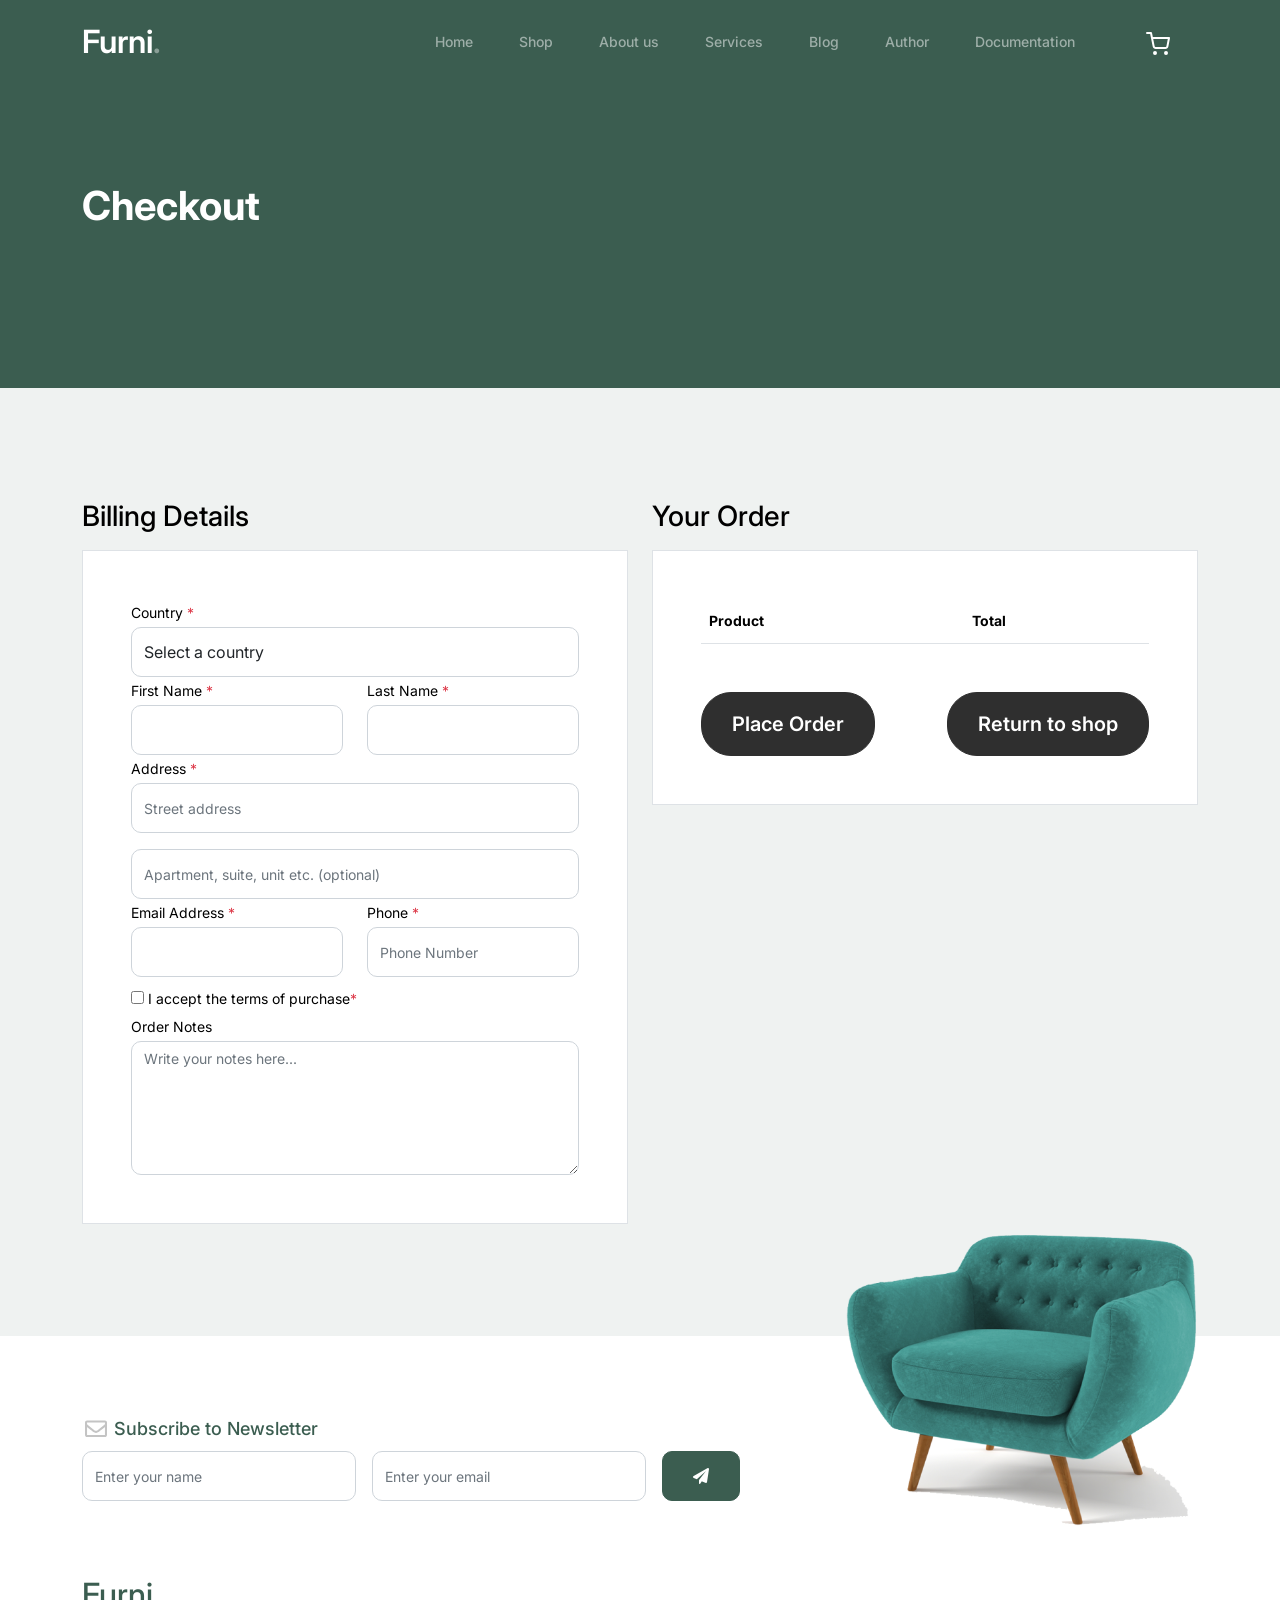
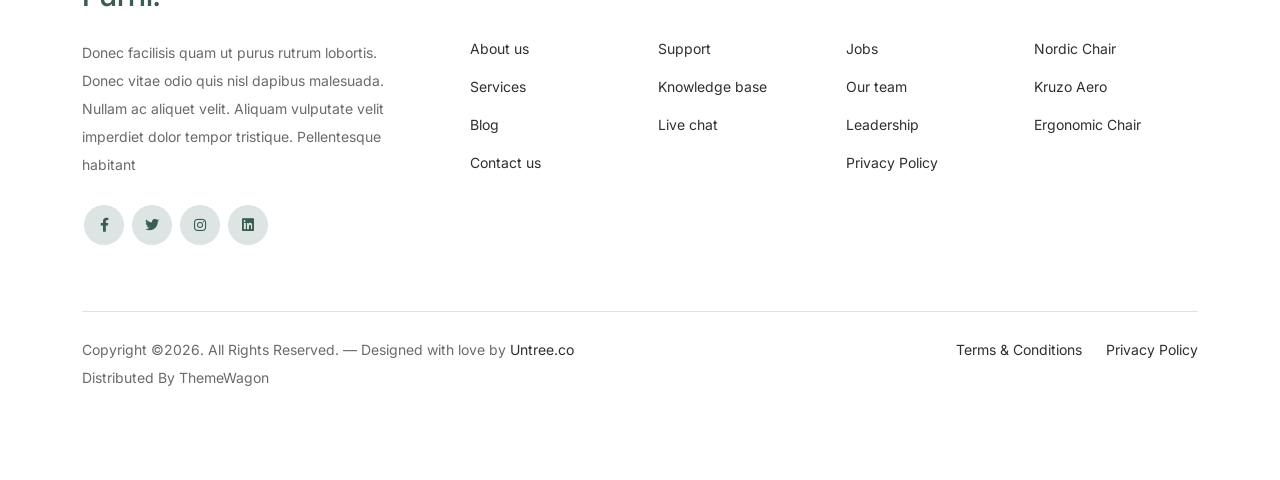
<file: checkout.html>
<!-- /*
* Bootstrap 5
* Template Name: Furni
* Template Author: Untree.co
* Template URI: https://untree.co/
* License: https://creativecommons.org/licenses/by/3.0/
*/ -->
<!doctype html>
<html lang="en">
<head>
  <meta charset="utf-8">
  <meta name="viewport" content="width=device-width, initial-scale=1, shrink-to-fit=no">
  <meta name="author" content="Untree.co">
  <link rel="shortcut icon" href="favicon.png">

  <meta name="description" content="Complete your purchase securely by entering your details and confirming your order." />
  <meta name="keywords" content="checkout page, online payment, order confirmation, billing details, secure purchase" />

		<!-- Bootstrap CSS -->
		<link href="css/bootstrap.min.css" rel="stylesheet">
		<link href="https://cdnjs.cloudflare.com/ajax/libs/font-awesome/6.0.0-beta3/css/all.min.css" rel="stylesheet">
		<link href="css/tiny-slider.css" rel="stylesheet">
		<link href="css/style.css" rel="stylesheet">
		<title>Furni | Checkout</title>
	</head>

	<body data-page="checkout">

		<!-- Start Header/Navigation -->
		<nav class="custom-navbar navbar navbar navbar-expand-md navbar-dark bg-dark" arial-label="Furni navigation bar">

			<div class="container">
				<a class="navbar-brand" href="index.html">Furni<span>.</span></a>

				<button class="navbar-toggler" type="button" data-bs-toggle="collapse" data-bs-target="#navbarsFurni" aria-controls="navbarsFurni" aria-expanded="false" aria-label="Toggle navigation">
					<span class="navbar-toggler-icon"></span>
				</button>

				<div class="collapse navbar-collapse" id="navbarsFurni">
				</div>
			</div>
				
		</nav>
		<!-- End Header/Navigation -->

		<!-- Start Hero Section -->
			<div class="hero">
				<div class="container">
					<div class="row justify-content-between">
						<div class="col-lg-5">
							<div class="intro-excerpt">
								<h1>Checkout</h1>
							</div>
						</div>
						<div class="col-lg-7">
							
						</div>
					</div>
				</div>
			</div>
		<!-- End Hero Section -->

		<div class="untree_co-section">
		    <div class="container">
		      <div class="row">
		        <div class="col-md-6 mb-5 mb-md-0">
		          <h2 class="h3 mb-3 text-black">Billing Details</h2>
		          <div class="p-3 p-lg-5 border bg-white">
		            <div class="form-group">
		              <label for="c_country" class="text-black">Country <span class="text-danger">*</span></label>
		              <select id="c_country" class="form-control">  
		              </select>
					  <span></span>
		            </div>
		            <div class="form-group row">
		              <div class="col-md-6">
		                <label for="c_fname" class="text-black">First Name <span class="text-danger">*</span></label>
		                <input type="text" class="form-control" id="c_fname" name="c_fname">
						<span></span>
		              </div>
		              <div class="col-md-6">
		                <label for="c_lname" class="text-black">Last Name <span class="text-danger">*</span></label>
		                <input type="text" class="form-control" id="c_lname" name="c_lname">
						<span></span>
		              </div>
		            </div>

		            <div class="form-group row">
		              <div class="col-md-12">
		                <label for="c_address" class="text-black">Address <span class="text-danger">*</span></label>
		                <input type="text" class="form-control" id="c_address" name="c_address" placeholder="Street address">
						<span></span>
		              </div>
		            </div>

		            <div class="form-group mt-3">
		              <input type="text" class="form-control" placeholder="Apartment, suite, unit etc. (optional)">
		            </div>

		            <div class="form-group row mb-2">
		              <div class="col-md-6">
		                <label for="c_email_address" class="text-black">Email Address <span class="text-danger">*</span></label>
		                <input type="email" class="form-control" id="c_email_address" name="c_email_address">
						<span></span>
		              </div>
		              <div class="col-md-6">
		                <label for="c_phone" class="text-black">Phone <span class="text-danger">*</span></label>
		                <input type="text" class="form-control" id="c_phone" name="c_phone" placeholder="Phone Number">
						<span></span>
		              </div>
		            </div>

		            <div class="form-group">
						<input type="checkbox" id="termsOfPurchase">
		              <label for="termsOfPurchase" class="text-black">I accept the terms of purchase<span class="text-danger">*</span></label>
					  <span></span>
		            </div>

		            <div class="form-group">
		              <label for="c_order_notes" class="text-black">Order Notes</label>
		              <textarea name="c_order_notes" id="c_order_notes" cols="30" rows="5" class="form-control" placeholder="Write your notes here..."></textarea>
		            </div>

		          </div>
		        </div>
		        <div class="col-md-6">

		          
		          <div class="row mb-5">
		            <div class="col-md-12">
		              <h2 class="h3 mb-3 text-black">Your Order</h2>
		              <div class="p-3 p-lg-5 border bg-white">
		                <table class="table site-block-order-table mb-5" id="checkOutTable">
		                </table>

		                <div class="form-group d-flex justify-content-between">
		                  <button class="btn btn-black btn-lg py-3 btn-block" id="btnConfirm">Place Order</button>
						  <a href="shop.html"><button class="btn btn-black btn-lg py-3 btn-block">Return to shop</button></a>
		                </div>
						
		              </div>
		            </div>
		          </div>

		        </div>
		      </div>
		      <!-- </form> -->
		    </div>
		  </div>

		<!-- Start Footer Section -->
		<footer class="footer-section">
			<div class="container relative">

				<div class="sofa-img">
					<img src="assets/images/sofa.png" alt="Image" class="img-fluid">
				</div>

				<div class="row">
					<div class="col-lg-8">
						<div class="subscription-form">
							<h3 class="d-flex align-items-center"><span class="me-1"><img src="assets/images/envelope-outline.svg" alt="Image" class="img-fluid"></span><span>Subscribe to Newsletter</span></h3>

							<form action="#" class="row g-3">
								<div class="col-auto">
									<input type="text" class="form-control" placeholder="Enter your name">
								</div>
								<div class="col-auto">
									<input type="email" class="form-control" placeholder="Enter your email">
								</div>
								<div class="col-auto">
									<button class="btn btn-primary">
										<span class="fa fa-paper-plane"></span>
									</button>
								</div>
							</form>

						</div>
					</div>
				</div>

				<div class="row g-5 mb-5">
					<div class="col-lg-4">
						<div class="mb-4 footer-logo-wrap"><a href="#" class="footer-logo">Furni<span>.</span></a></div>
						<p class="mb-4">Donec facilisis quam ut purus rutrum lobortis. Donec vitae odio quis nisl dapibus malesuada. Nullam ac aliquet velit. Aliquam vulputate velit imperdiet dolor tempor tristique. Pellentesque habitant</p>

						<ul class="list-unstyled custom-social">
							<li><a href="#"><span class="fa fa-brands fa-facebook-f"></span></a></li>
							<li><a href="#"><span class="fa fa-brands fa-twitter"></span></a></li>
							<li><a href="#"><span class="fa fa-brands fa-instagram"></span></a></li>
							<li><a href="#"><span class="fa fa-brands fa-linkedin"></span></a></li>
						</ul>
					</div>

					<div class="col-lg-8">
						<div class="row links-wrap">
							<div class="col-6 col-sm-6 col-md-3">
								<ul class="list-unstyled">
									<li><a href="#">About us</a></li>
									<li><a href="#">Services</a></li>
									<li><a href="#">Blog</a></li>
									<li><a href="#">Contact us</a></li>
								</ul>
							</div>

							<div class="col-6 col-sm-6 col-md-3">
								<ul class="list-unstyled">
									<li><a href="#">Support</a></li>
									<li><a href="#">Knowledge base</a></li>
									<li><a href="#">Live chat</a></li>
								</ul>
							</div>

							<div class="col-6 col-sm-6 col-md-3">
								<ul class="list-unstyled">
									<li><a href="#">Jobs</a></li>
									<li><a href="#">Our team</a></li>
									<li><a href="#">Leadership</a></li>
									<li><a href="#">Privacy Policy</a></li>
								</ul>
							</div>

							<div class="col-6 col-sm-6 col-md-3">
								<ul class="list-unstyled">
									<li><a href="#">Nordic Chair</a></li>
									<li><a href="#">Kruzo Aero</a></li>
									<li><a href="#">Ergonomic Chair</a></li>
								</ul>
							</div>
						</div>
					</div>

				</div>

				<div class="border-top copyright">
					<div class="row pt-4">
						<div class="col-lg-6">
							<p class="mb-2 text-center text-lg-start">Copyright &copy;<script>document.write(new Date().getFullYear());</script>. All Rights Reserved. &mdash; Designed with love by <a href="https://untree.co">Untree.co</a> Distributed By <a hreff="https://themewagon.com">ThemeWagon</a>  <!-- License information: https://untree.co/license/ -->
            </p>
						</div>

						<div class="col-lg-6 text-center text-lg-end">
							<ul class="list-unstyled d-inline-flex ms-auto">
								<li class="me-4"><a href="#">Terms &amp; Conditions</a></li>
								<li><a href="#">Privacy Policy</a></li>
							</ul>
						</div>

					</div>
				</div>

			</div>
		</footer>
		<!-- End Footer Section -->	


		<script src="js/bootstrap.bundle.min.js"></script>
		<script src="js/tiny-slider.js"></script>
		<script src="js/custom.js"></script>
	</body>

</html>
</file>
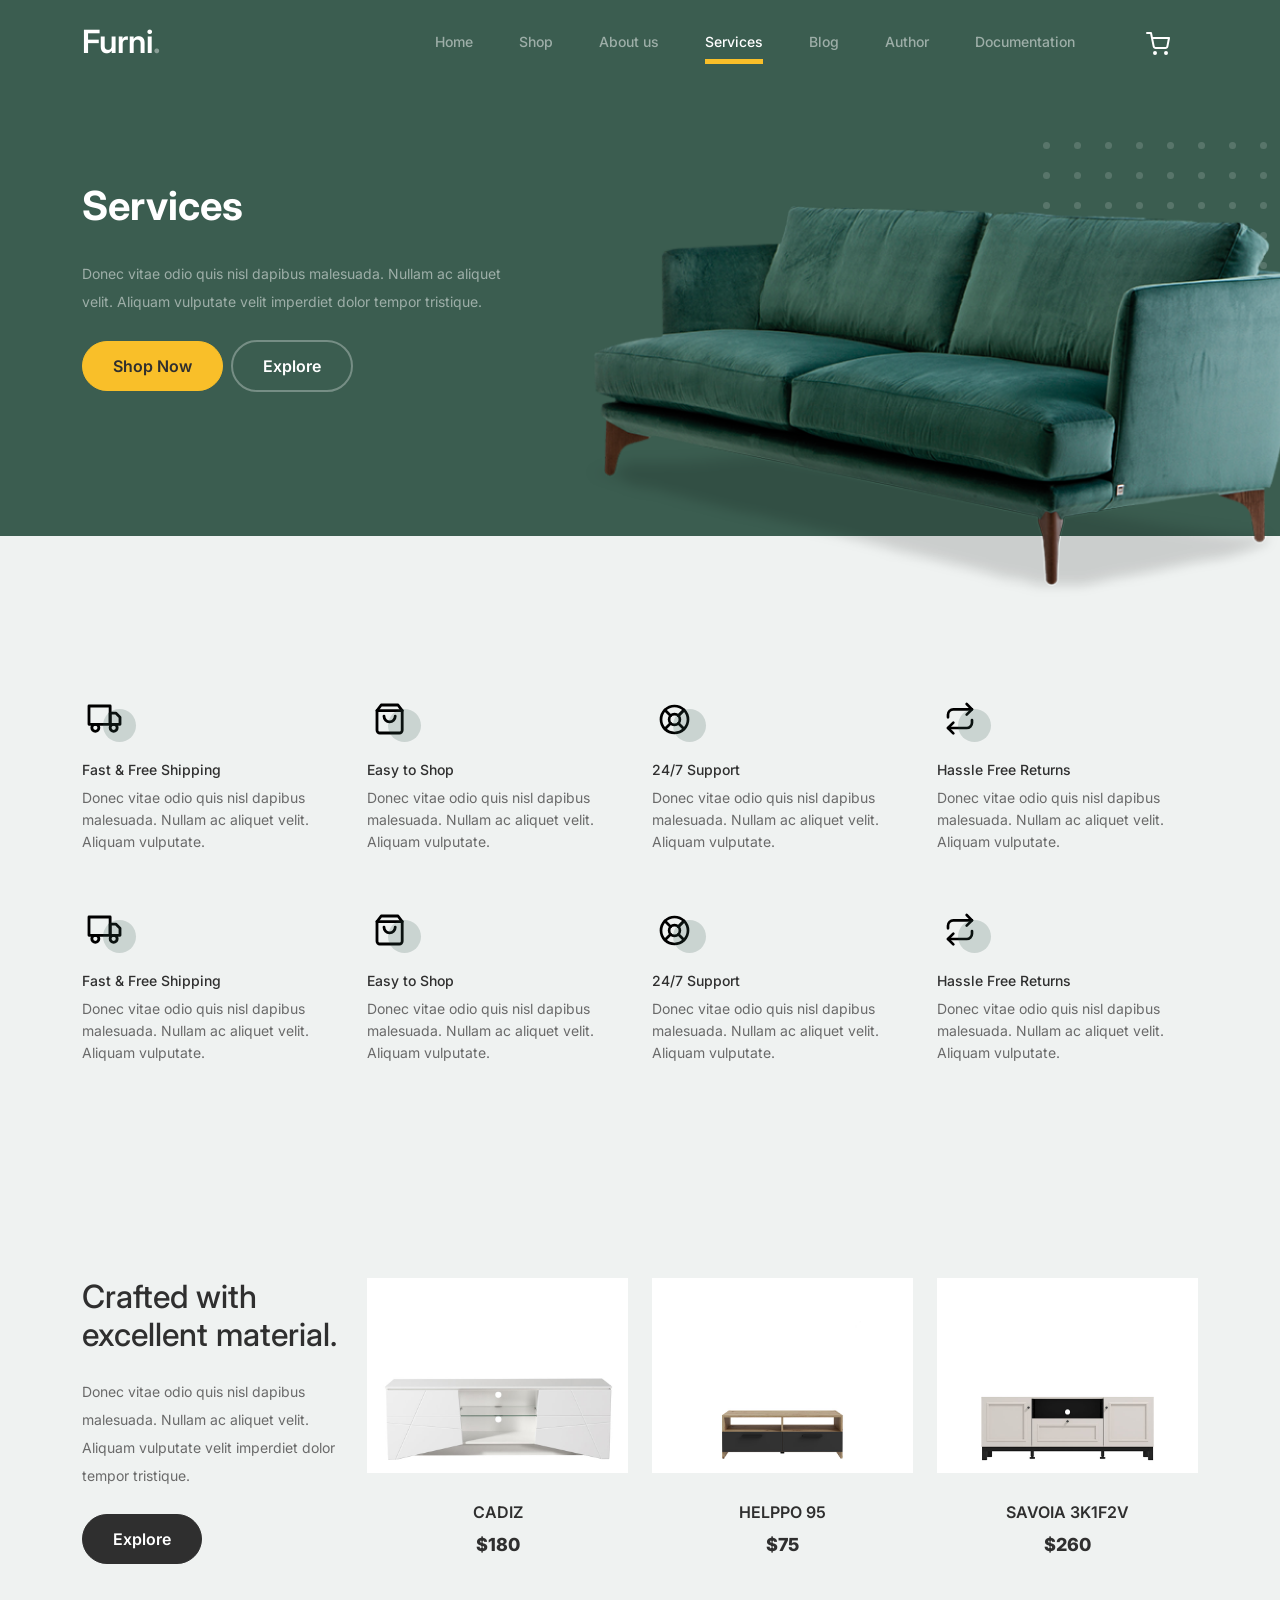
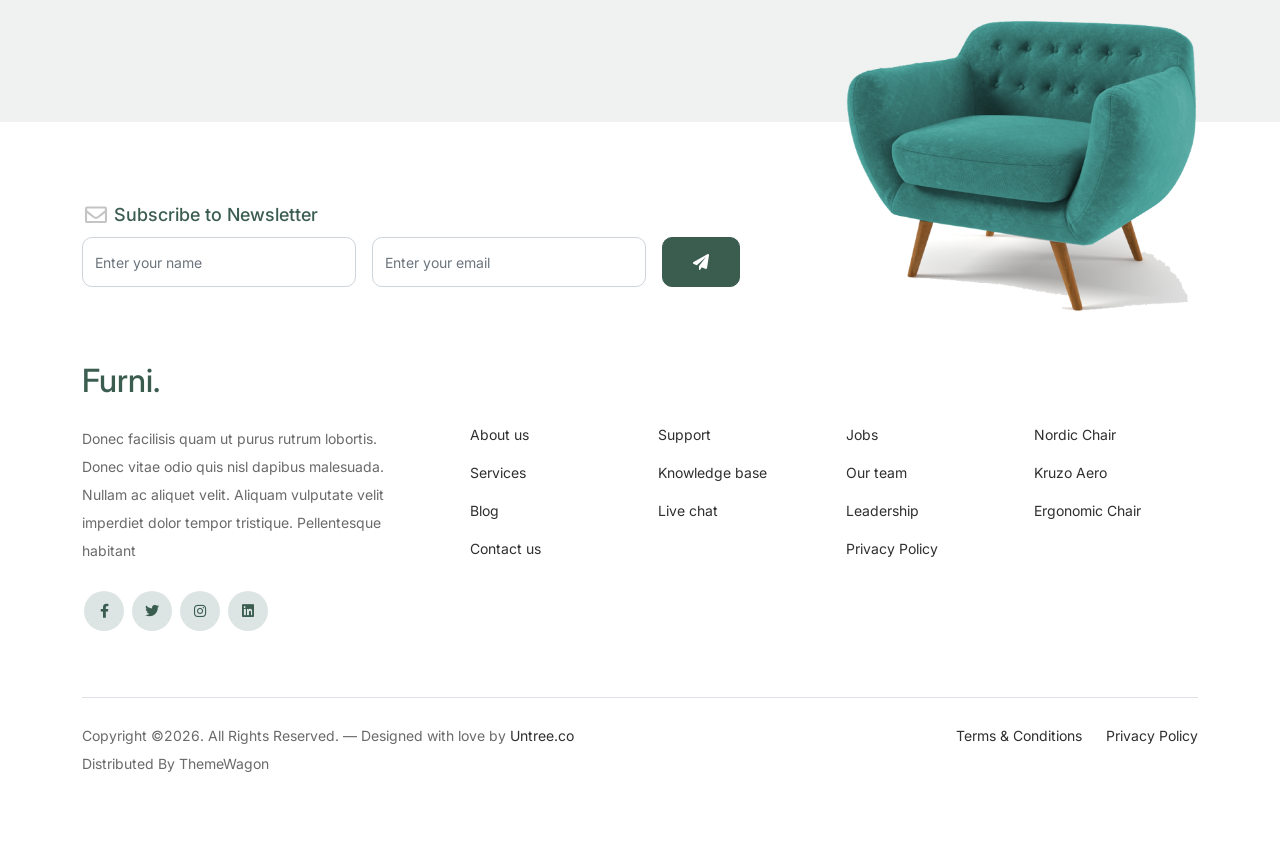
<file: services.html>
<!-- /*
* Bootstrap 5
* Template Name: Furni
* Template Author: Untree.co
* Template URI: https://untree.co/
* License: https://creativecommons.org/licenses/by/3.0/
*/ -->
<!doctype html>
<html lang="en">
<head>
  <meta charset="utf-8">
  <meta name="viewport" content="width=device-width, initial-scale=1, shrink-to-fit=no">
  <meta name="author" content="Untree.co">
  <link rel="shortcut icon" href="favicon.png">

  <meta name="description" content="Discover our services including delivery, customer support, and furniture recommendations tailored to your needs." />
  <meta name="keywords" content="furniture services, delivery service, customer support, furniture help, home setup services" />

		<!-- Bootstrap CSS -->
		<link href="css/bootstrap.min.css" rel="stylesheet">
		<link href="https://cdnjs.cloudflare.com/ajax/libs/font-awesome/6.0.0-beta3/css/all.min.css" rel="stylesheet">
		<link href="css/tiny-slider.css" rel="stylesheet">
		<link href="css/style.css" rel="stylesheet">
		<title>Furni | Services</title>
	</head>

	<body data-page="services">

		<!-- Start Header/Navigation -->
		<nav class="custom-navbar navbar navbar navbar-expand-md navbar-dark bg-dark" arial-label="Furni navigation bar">

			<div class="container">
				<a class="navbar-brand" href="index.html">Furni<span>.</span></a>

				<button class="navbar-toggler" type="button" data-bs-toggle="collapse" data-bs-target="#navbarsFurni" aria-controls="navbarsFurni" aria-expanded="false" aria-label="Toggle navigation">
					<span class="navbar-toggler-icon"></span>
				</button>

				<div class="collapse navbar-collapse" id="navbarsFurni">
				</div>
			</div>
				
		</nav>
		<!-- End Header/Navigation -->

		<!-- Start Hero Section -->
			<div class="hero">
				<div class="container">
					<div class="row justify-content-between">
						<div class="col-lg-5">
							<div class="intro-excerpt">
								<h1>Services</h1>
								<p class="mb-4">Donec vitae odio quis nisl dapibus malesuada. Nullam ac aliquet velit. Aliquam vulputate velit imperdiet dolor tempor tristique.</p>
								<p><a href="" class="btn btn-secondary me-2">Shop Now</a><a href="#" class="btn btn-white-outline">Explore</a></p>
							</div>
						</div>
						<div class="col-lg-7">
							<div class="hero-img-wrap">
								<img src="assets/images/couch.png" class="img-fluid">
							</div>
						</div>
					</div>
				</div>
			</div>
		<!-- End Hero Section -->

		

		<!-- Start Why Choose Us Section -->
		<div class="why-choose-section">
			<div class="container">
				
				
				<div class="row my-5" id="services">
					<!-- Dinamicki ispisiani servisi -->
				</div>
			
			</div>
		</div>
		<!-- End Why Choose Us Section -->

		<!-- Start Product Section -->
		<div class="product-section pt-0">
			<div class="container">
				<div class="row" id="threeProducts">
					<!-- Dinamicki ispisana prva tri proizvoda -->
				</div>
			</div>
		</div>
		<!-- End Product Section -->

		

		

		

		<!-- Start Footer Section -->
		<footer class="footer-section">
			<div class="container relative">

				<div class="sofa-img">
					<img src="assets/images/sofa.png" alt="Image" class="img-fluid">
				</div>

				<div class="row">
					<div class="col-lg-8">
						<div class="subscription-form">
							<h3 class="d-flex align-items-center"><span class="me-1"><img src="assets/images/envelope-outline.svg" alt="Image" class="img-fluid"></span><span>Subscribe to Newsletter</span></h3>

							<form action="#" class="row g-3">
								<div class="col-auto">
									<input type="text" class="form-control" placeholder="Enter your name">
								</div>
								<div class="col-auto">
									<input type="email" class="form-control" placeholder="Enter your email">
								</div>
								<div class="col-auto">
									<button class="btn btn-primary">
										<span class="fa fa-paper-plane"></span>
									</button>
								</div>
							</form>

						</div>
					</div>
				</div>

				<div class="row g-5 mb-5">
					<div class="col-lg-4">
						<div class="mb-4 footer-logo-wrap"><a href="#" class="footer-logo">Furni<span>.</span></a></div>
						<p class="mb-4">Donec facilisis quam ut purus rutrum lobortis. Donec vitae odio quis nisl dapibus malesuada. Nullam ac aliquet velit. Aliquam vulputate velit imperdiet dolor tempor tristique. Pellentesque habitant</p>

						<ul class="list-unstyled custom-social">
							<li><a href="#"><span class="fa fa-brands fa-facebook-f"></span></a></li>
							<li><a href="#"><span class="fa fa-brands fa-twitter"></span></a></li>
							<li><a href="#"><span class="fa fa-brands fa-instagram"></span></a></li>
							<li><a href="#"><span class="fa fa-brands fa-linkedin"></span></a></li>
						</ul>
					</div>

					<div class="col-lg-8">
						<div class="row links-wrap">
							<div class="col-6 col-sm-6 col-md-3">
								<ul class="list-unstyled">
									<li><a href="#">About us</a></li>
									<li><a href="#">Services</a></li>
									<li><a href="#">Blog</a></li>
									<li><a href="#">Contact us</a></li>
								</ul>
							</div>

							<div class="col-6 col-sm-6 col-md-3">
								<ul class="list-unstyled">
									<li><a href="#">Support</a></li>
									<li><a href="#">Knowledge base</a></li>
									<li><a href="#">Live chat</a></li>
								</ul>
							</div>

							<div class="col-6 col-sm-6 col-md-3">
								<ul class="list-unstyled">
									<li><a href="#">Jobs</a></li>
									<li><a href="#">Our team</a></li>
									<li><a href="#">Leadership</a></li>
									<li><a href="#">Privacy Policy</a></li>
								</ul>
							</div>

							<div class="col-6 col-sm-6 col-md-3">
								<ul class="list-unstyled">
									<li><a href="#">Nordic Chair</a></li>
									<li><a href="#">Kruzo Aero</a></li>
									<li><a href="#">Ergonomic Chair</a></li>
								</ul>
							</div>
						</div>
					</div>

				</div>

				<div class="border-top copyright">
					<div class="row pt-4">
						<div class="col-lg-6">
							<p class="mb-2 text-center text-lg-start">Copyright &copy;<script>document.write(new Date().getFullYear());</script>. All Rights Reserved. &mdash; Designed with love by <a href="https://untree.co">Untree.co</a> Distributed By <a hreff="https://themewagon.com">ThemeWagon</a> <!-- License information: https://untree.co/license/ -->
            </p>
						</div>

						<div class="col-lg-6 text-center text-lg-end">
							<ul class="list-unstyled d-inline-flex ms-auto">
								<li class="me-4"><a href="#">Terms &amp; Conditions</a></li>
								<li><a href="#">Privacy Policy</a></li>
							</ul>
						</div>

					</div>
				</div>

			</div>
		</footer>
		<!-- End Footer Section -->	


		<script src="js/bootstrap.bundle.min.js"></script>
		<script src="js/tiny-slider.js"></script>
		<script src="js/custom.js"></script>
	</body>

</html>
</file>
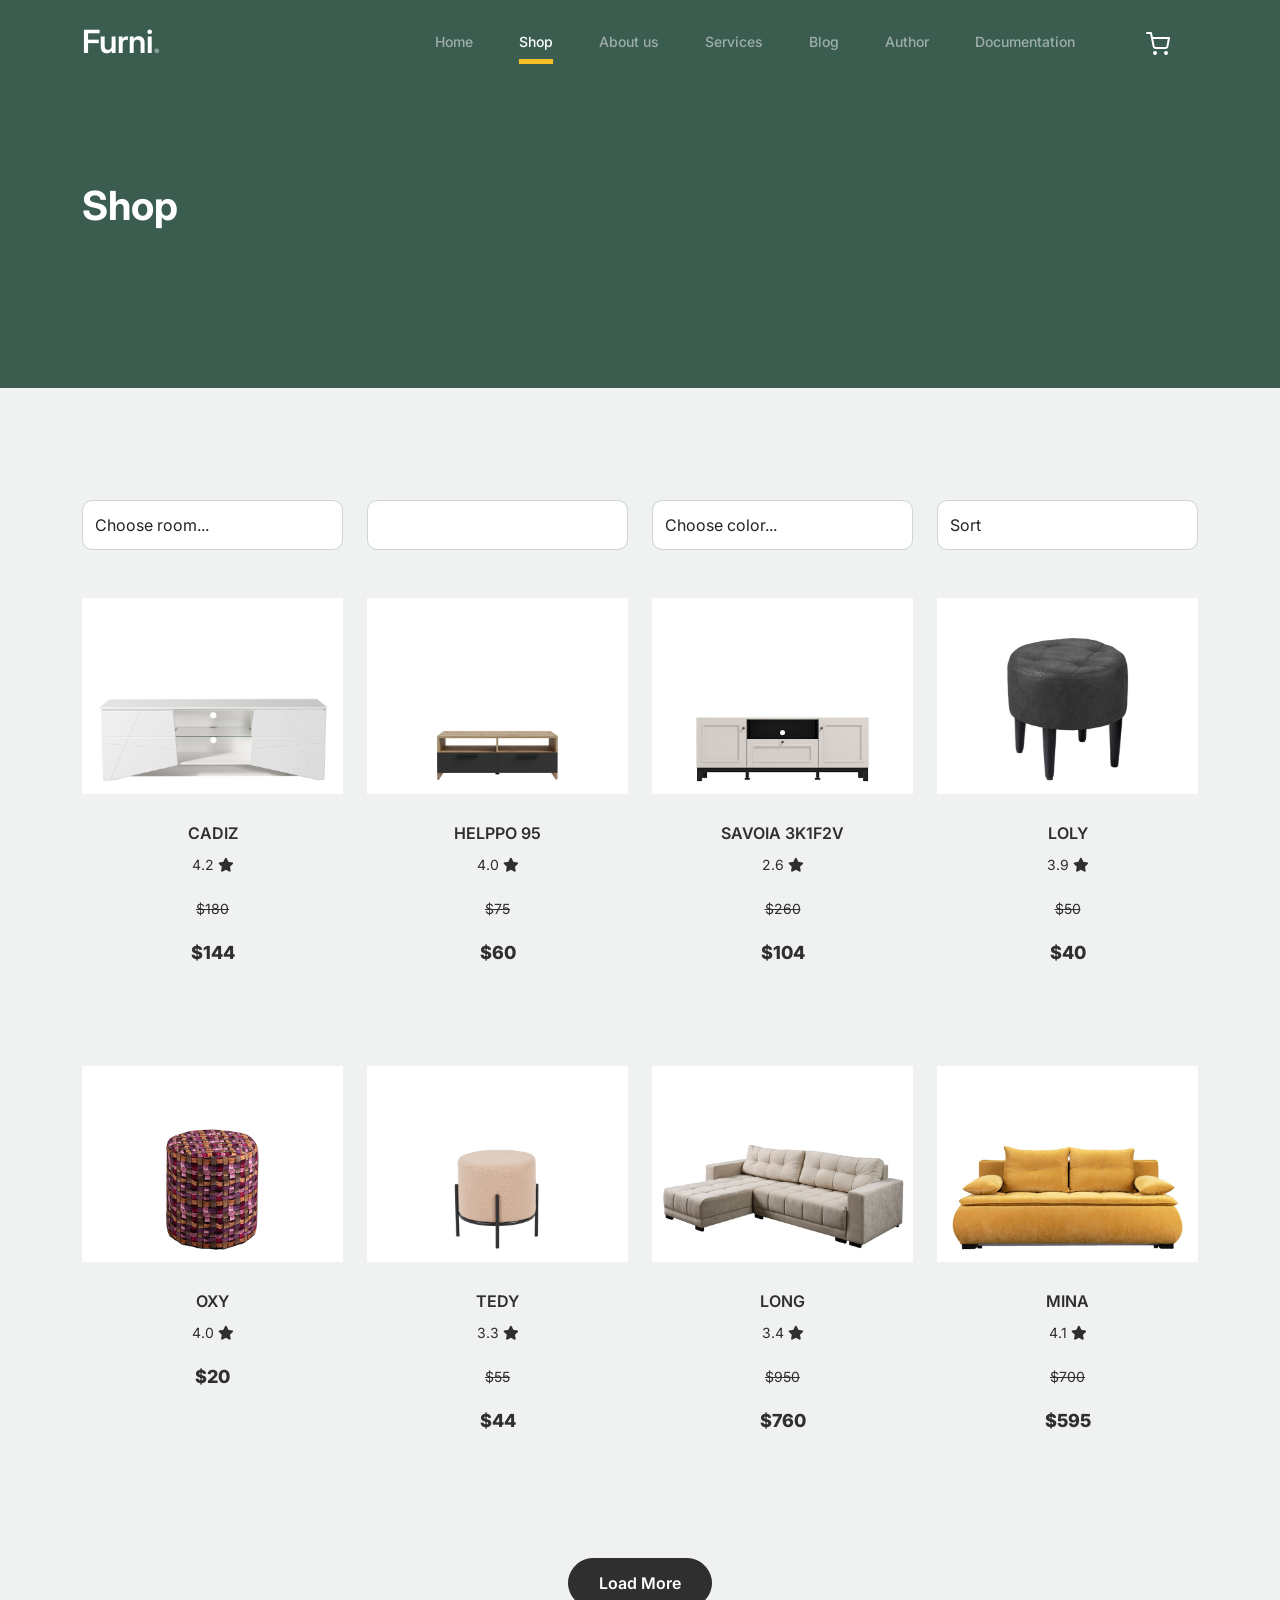
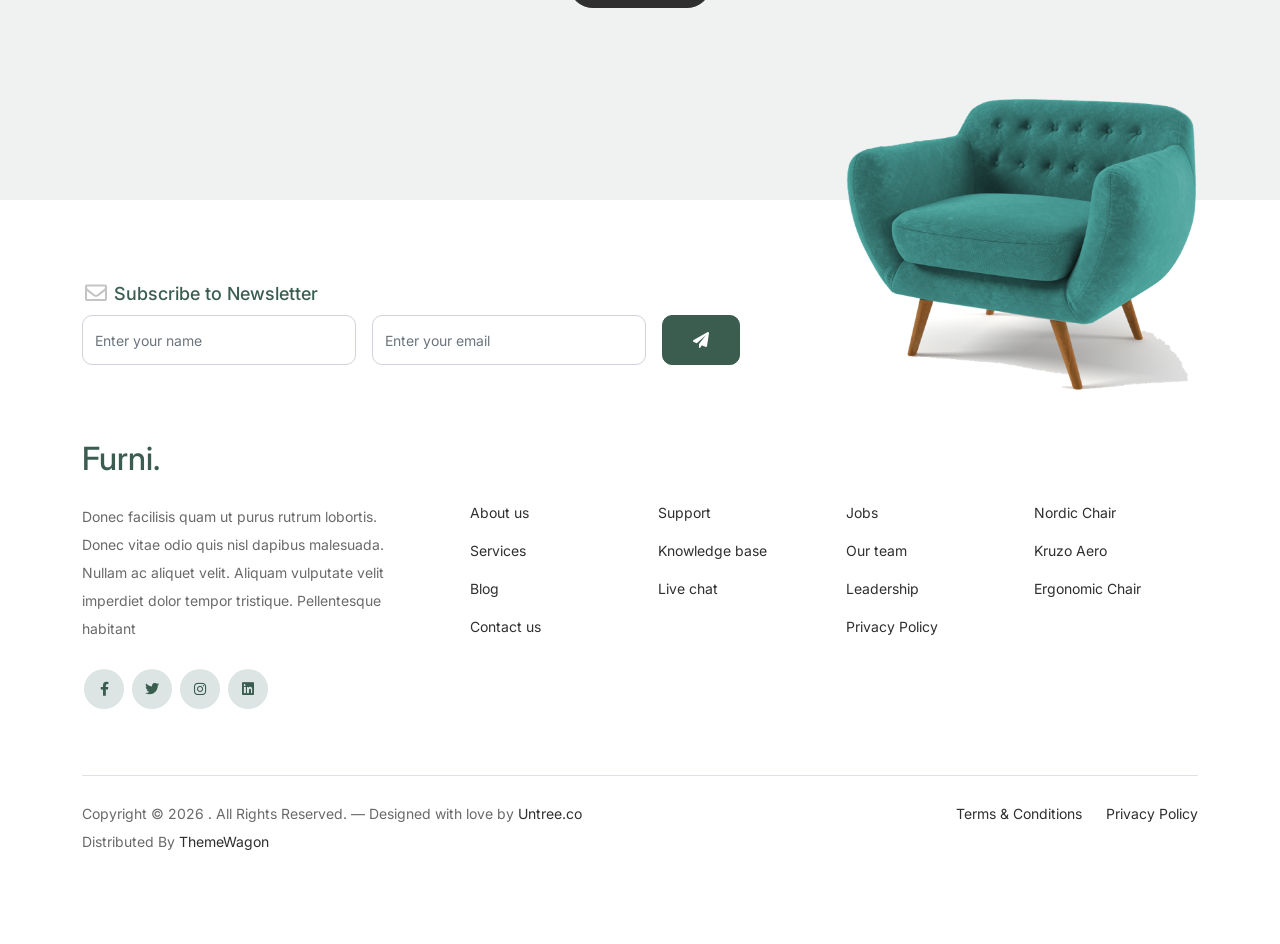
<file: shop.html>
<!-- /*
* Bootstrap 5
* Template Name: Furni
* Template Author: Untree.co
* Template URI: https://untree.co/
* License: https://creativecommons.org/licenses/by/3.0/
*/ -->
<!doctype html>
<html lang="en">
  <head>
    <meta charset="utf-8" />
    <meta
      name="viewport"
      content="width=device-width, initial-scale=1, shrink-to-fit=no"
    />
    <meta name="author" content="Untree.co" />
    <link rel="shortcut icon" href="favicon.png" />

    <meta name="description" content="Browse a wide range of furniture products. Filter by category, room, and color, and find the perfect furniture for your home." />
    <meta name="keywords" content="shop furniture, furniture catalog, buy furniture online, living room furniture, bedroom furniture, kitchen elements, furniture filters" />

    <!-- Bootstrap CSS -->
    <link href="css/bootstrap.min.css" rel="stylesheet" />
    <link
      href="https://cdnjs.cloudflare.com/ajax/libs/font-awesome/6.0.0-beta3/css/all.min.css"
      rel="stylesheet"
    />
    <link href="css/tiny-slider.css" rel="stylesheet" />
    <link href="css/style.css" rel="stylesheet" />
    <title>
      Furni | Shop
    </title>
  </head>

  <body data-page="shop">
    <!-- Start Header/Navigation -->
    <nav
      class="custom-navbar navbar navbar navbar-expand-md navbar-dark bg-dark"
      arial-label="Furni navigation bar"
    >
      <div class="container">
        <a class="navbar-brand" href="index.html">Furni<span>.</span></a>

        <button
          class="navbar-toggler"
          type="button"
          data-bs-toggle="collapse"
          data-bs-target="#navbarsFurni"
          aria-controls="navbarsFurni"
          aria-expanded="false"
          aria-label="Toggle navigation"
        >
          <span class="navbar-toggler-icon"></span>
        </button>

        <div class="collapse navbar-collapse" id="navbarsFurni"></div>
      </div>
    </nav>
    <!-- End Header/Navigation -->

    <!-- Start Hero Section -->
    <div class="hero">
      <div class="container">
        <div class="row justify-content-between">
          <div class="col-lg-5">
            <div class="intro-excerpt">
              <h1>Shop</h1>
            </div>
          </div>
          <div class="col-lg-7"></div>
        </div>
      </div>
    </div>
    <!-- End Hero Section -->

    <div class="untree_co-section product-section before-footer-section">
      <div class="container">
        <div class="row justify-content-between">
          <div class="col-3">
            <select
              id="roomFilter"
              class="form-control form-item mb-5"
            ></select>
          </div>
          <div class="col-3">
            <select
              id="categoriesFilter"
              class="form-control form-item"
            ></select>
          </div>
          <div class="col-3">
            <select id="colorFilter" class="form-control form-item"></select>
          </div>
          <div class="col-3">
            <select id="sort" class="form-control form-item">
              <option value="default">Sort</option>
              <option value="name-asc">Name A-Z</option>
              <option value="name-desc">Name Z-A</option>
              <option value="price-asc">Price &uarr;</option>
              <option value="price-desc">Price &darr;</option>
            </select>
          </div>
        </div>
        <div class="row" id="productsSection">
          <!-- Dinamicki ispisani proizvodi -->
        </div>
        <div class="text-center mt-4">
          <button id="loadMoreBtn" class="btn btn-dark">Load More</button>
        </div>
      </div>
    </div>

    <div id="toast" class="toast-custom">Proizvod dodat u korpu</div>

    <!-- Start Footer Section -->
    <footer class="footer-section">
      <div class="container relative">
        <div class="sofa-img">
          <img src="assets/images/sofa.png" alt="Image" class="img-fluid" />
        </div>

        <div class="row">
          <div class="col-lg-8">
            <div class="subscription-form">
              <h3 class="d-flex align-items-center">
                <span class="me-1"
                  ><img
                    src="assets/images/envelope-outline.svg"
                    alt="Image"
                    class="img-fluid" /></span
                ><span>Subscribe to Newsletter</span>
              </h3>

              <form action="#" class="row g-3">
                <div class="col-auto">
                  <input
                    type="text"
                    class="form-control"
                    placeholder="Enter your name"
                  />
                </div>
                <div class="col-auto">
                  <input
                    type="email"
                    class="form-control"
                    placeholder="Enter your email"
                  />
                </div>
                <div class="col-auto">
                  <button class="btn btn-primary">
                    <span class="fa fa-paper-plane"></span>
                  </button>
                </div>
              </form>
            </div>
          </div>
        </div>

        <div class="row g-5 mb-5">
          <div class="col-lg-4">
            <div class="mb-4 footer-logo-wrap">
              <a href="#" class="footer-logo">Furni<span>.</span></a>
            </div>
            <p class="mb-4">
              Donec facilisis quam ut purus rutrum lobortis. Donec vitae odio
              quis nisl dapibus malesuada. Nullam ac aliquet velit. Aliquam
              vulputate velit imperdiet dolor tempor tristique. Pellentesque
              habitant
            </p>

            <ul class="list-unstyled custom-social">
              <li>
                <a href="#"><span class="fa fa-brands fa-facebook-f"></span></a>
              </li>
              <li>
                <a href="#"><span class="fa fa-brands fa-twitter"></span></a>
              </li>
              <li>
                <a href="#"><span class="fa fa-brands fa-instagram"></span></a>
              </li>
              <li>
                <a href="#"><span class="fa fa-brands fa-linkedin"></span></a>
              </li>
            </ul>
          </div>

          <div class="col-lg-8">
            <div class="row links-wrap">
              <div class="col-6 col-sm-6 col-md-3">
                <ul class="list-unstyled">
                  <li><a href="#">About us</a></li>
                  <li><a href="#">Services</a></li>
                  <li><a href="#">Blog</a></li>
                  <li><a href="#">Contact us</a></li>
                </ul>
              </div>

              <div class="col-6 col-sm-6 col-md-3">
                <ul class="list-unstyled">
                  <li><a href="#">Support</a></li>
                  <li><a href="#">Knowledge base</a></li>
                  <li><a href="#">Live chat</a></li>
                </ul>
              </div>

              <div class="col-6 col-sm-6 col-md-3">
                <ul class="list-unstyled">
                  <li><a href="#">Jobs</a></li>
                  <li><a href="#">Our team</a></li>
                  <li><a href="#">Leadership</a></li>
                  <li><a href="#">Privacy Policy</a></li>
                </ul>
              </div>

              <div class="col-6 col-sm-6 col-md-3">
                <ul class="list-unstyled">
                  <li><a href="#">Nordic Chair</a></li>
                  <li><a href="#">Kruzo Aero</a></li>
                  <li><a href="#">Ergonomic Chair</a></li>
                </ul>
              </div>
            </div>
          </div>
        </div>

        <div class="border-top copyright">
          <div class="row pt-4">
            <div class="col-lg-6">
              <p class="mb-2 text-center text-lg-start">
                Copyright &copy;
                <script>
                  document.write(new Date().getFullYear());
                </script>
                . All Rights Reserved. &mdash; Designed with love by
                <a href="https://untree.co">Untree.co</a> Distributed By
                <a href="https://themewagon.com">ThemeWagon</a>
                <!-- License information: https://untree.co/license/ -->
              </p>
            </div>

            <div class="col-lg-6 text-center text-lg-end">
              <ul class="list-unstyled d-inline-flex ms-auto">
                <li class="me-4"><a href="#">Terms &amp; Conditions</a></li>
                <li><a href="#">Privacy Policy</a></li>
              </ul>
            </div>
          </div>
        </div>
      </div>
    </footer>
    <!-- End Footer Section -->

    <script src="js/bootstrap.bundle.min.js"></script>
    <script src="js/tiny-slider.js"></script>
    <script src="js/custom.js"></script>
  </body>
</html>
</file>
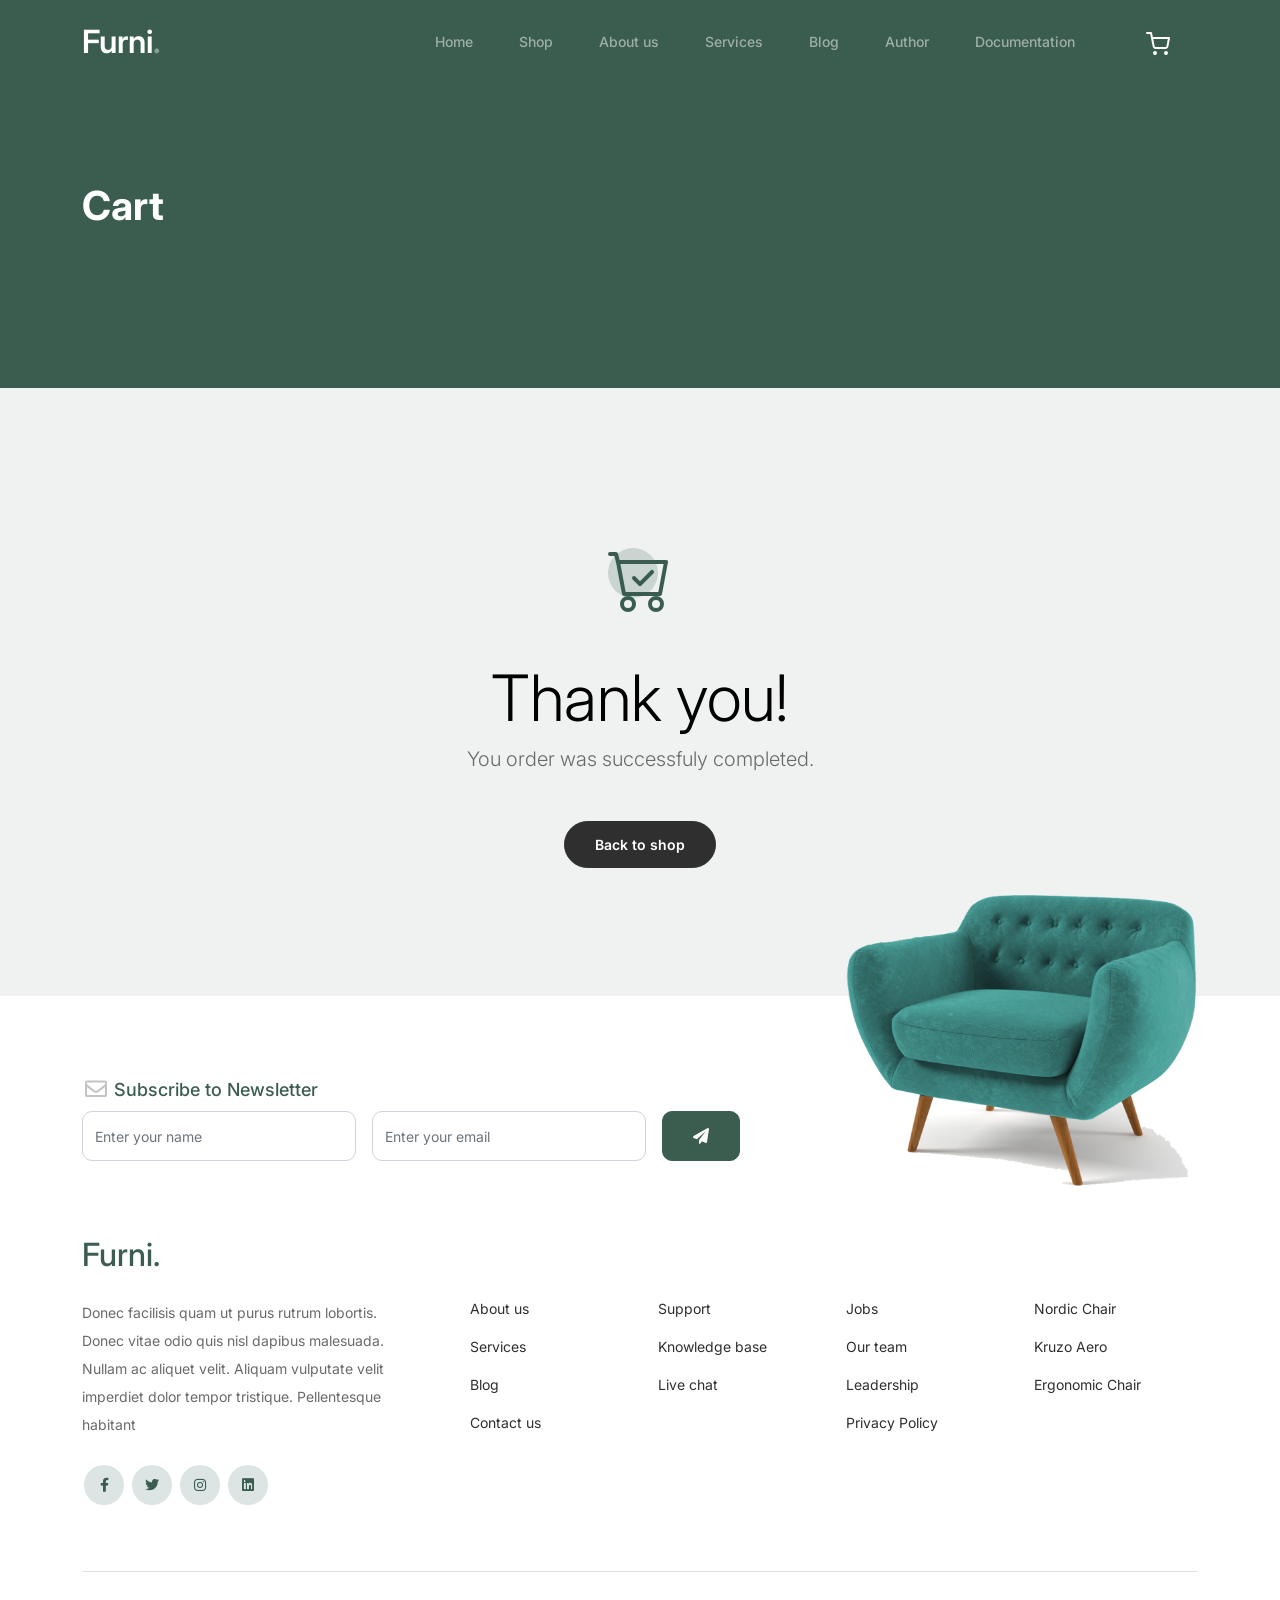
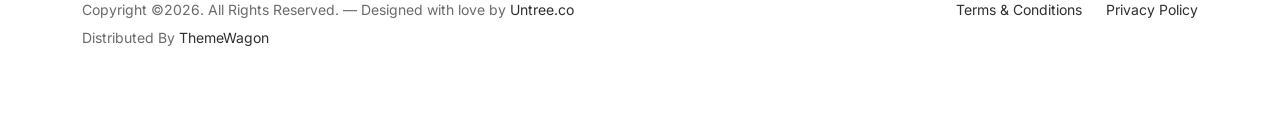
<file: thankyou.html>
<!-- /*
* Bootstrap 5
* Template Name: Furni
* Template Author: Untree.co
* Template URI: https://untree.co/
* License: https://creativecommons.org/licenses/by/3.0/
*/ -->
<!doctype html>
<html lang="en">
<head>
  <meta charset="utf-8">
  <meta name="viewport" content="width=device-width, initial-scale=1, shrink-to-fit=no">
  <meta name="author" content="Untree.co">
  <link rel="shortcut icon" href="favicon.png">

  <meta name="description" content="Thank you for your purchase! Your order has been successfully placed and is being processed." />
  <meta name="keywords" content="order success, thank you page, purchase confirmation, order completed" />

		<!-- Bootstrap CSS -->
		<link href="css/bootstrap.min.css" rel="stylesheet">
		<link href="https://cdnjs.cloudflare.com/ajax/libs/font-awesome/6.0.0-beta3/css/all.min.css" rel="stylesheet">
		<link href="css/tiny-slider.css" rel="stylesheet">
		<link href="css/style.css" rel="stylesheet">
		<title>Furni | Thank you</title>
	</head>

	<body data-page="thankyou">

		<!-- Start Header/Navigation -->
		<nav class="custom-navbar navbar navbar navbar-expand-md navbar-dark bg-dark" arial-label="Furni navigation bar">

			<div class="container">
				<a class="navbar-brand" href="index.html">Furni<span>.</span></a>

				<button class="navbar-toggler" type="button" data-bs-toggle="collapse" data-bs-target="#navbarsFurni" aria-controls="navbarsFurni" aria-expanded="false" aria-label="Toggle navigation">
					<span class="navbar-toggler-icon"></span>
				</button>

				<div class="collapse navbar-collapse" id="navbarsFurni">
				</div>
			</div>
				
		</nav>
		<!-- End Header/Navigation -->

		<!-- Start Hero Section -->
			<div class="hero">
				<div class="container">
					<div class="row justify-content-between">
						<div class="col-lg-5">
							<div class="intro-excerpt">
								<h1>Cart</h1>
							</div>
						</div>
						<div class="col-lg-7">
							
						</div>
					</div>
				</div>
			</div>
		<!-- End Hero Section -->

		

		<div class="untree_co-section">
    <div class="container">
      <div class="row">
        <div class="col-md-12 text-center pt-5">
          <span class="display-3 thankyou-icon text-primary">
            <svg width="1em" height="1em" viewBox="0 0 16 16" class="bi bi-cart-check mb-5" fill="currentColor" xmlns="http://www.w3.org/2000/svg">
              <path fill-rule="evenodd" d="M11.354 5.646a.5.5 0 0 1 0 .708l-3 3a.5.5 0 0 1-.708 0l-1.5-1.5a.5.5 0 1 1 .708-.708L8 8.293l2.646-2.647a.5.5 0 0 1 .708 0z"/>
              <path fill-rule="evenodd" d="M0 1.5A.5.5 0 0 1 .5 1H2a.5.5 0 0 1 .485.379L2.89 3H14.5a.5.5 0 0 1 .491.592l-1.5 8A.5.5 0 0 1 13 12H4a.5.5 0 0 1-.491-.408L2.01 3.607 1.61 2H.5a.5.5 0 0 1-.5-.5zM3.102 4l1.313 7h8.17l1.313-7H3.102zM5 12a2 2 0 1 0 0 4 2 2 0 0 0 0-4zm7 0a2 2 0 1 0 0 4 2 2 0 0 0 0-4zm-7 1a1 1 0 1 0 0 2 1 1 0 0 0 0-2zm7 0a1 1 0 1 0 0 2 1 1 0 0 0 0-2z"/>
            </svg>
          </span>
          <h2 class="display-3 text-black">Thank you!</h2>
          <p class="lead mb-5">You order was successfuly completed.</p>
          <p><a href="shop.html" class="btn btn-sm btn-outline-black">Back to shop</a></p>
        </div>
      </div>
    </div>
  </div>

		<!-- Start Footer Section -->
		<footer class="footer-section">
			<div class="container relative">

				<div class="sofa-img">
					<img src="assets/images/sofa.png" alt="Image" class="img-fluid">
				</div>

				<div class="row">
					<div class="col-lg-8">
						<div class="subscription-form">
							<h3 class="d-flex align-items-center"><span class="me-1"><img src="assets/images/envelope-outline.svg" alt="Image" class="img-fluid"></span><span>Subscribe to Newsletter</span></h3>

							<form action="#" class="row g-3">
								<div class="col-auto">
									<input type="text" class="form-control" placeholder="Enter your name">
								</div>
								<div class="col-auto">
									<input type="email" class="form-control" placeholder="Enter your email">
								</div>
								<div class="col-auto">
									<button class="btn btn-primary">
										<span class="fa fa-paper-plane"></span>
									</button>
								</div>
							</form>

						</div>
					</div>
				</div>

				<div class="row g-5 mb-5">
					<div class="col-lg-4">
						<div class="mb-4 footer-logo-wrap"><a href="#" class="footer-logo">Furni<span>.</span></a></div>
						<p class="mb-4">Donec facilisis quam ut purus rutrum lobortis. Donec vitae odio quis nisl dapibus malesuada. Nullam ac aliquet velit. Aliquam vulputate velit imperdiet dolor tempor tristique. Pellentesque habitant</p>

						<ul class="list-unstyled custom-social">
							<li><a href="#"><span class="fa fa-brands fa-facebook-f"></span></a></li>
							<li><a href="#"><span class="fa fa-brands fa-twitter"></span></a></li>
							<li><a href="#"><span class="fa fa-brands fa-instagram"></span></a></li>
							<li><a href="#"><span class="fa fa-brands fa-linkedin"></span></a></li>
						</ul>
					</div>

					<div class="col-lg-8">
						<div class="row links-wrap">
							<div class="col-6 col-sm-6 col-md-3">
								<ul class="list-unstyled">
									<li><a href="#">About us</a></li>
									<li><a href="#">Services</a></li>
									<li><a href="#">Blog</a></li>
									<li><a href="#">Contact us</a></li>
								</ul>
							</div>

							<div class="col-6 col-sm-6 col-md-3">
								<ul class="list-unstyled">
									<li><a href="#">Support</a></li>
									<li><a href="#">Knowledge base</a></li>
									<li><a href="#">Live chat</a></li>
								</ul>
							</div>

							<div class="col-6 col-sm-6 col-md-3">
								<ul class="list-unstyled">
									<li><a href="#">Jobs</a></li>
									<li><a href="#">Our team</a></li>
									<li><a href="#">Leadership</a></li>
									<li><a href="#">Privacy Policy</a></li>
								</ul>
							</div>

							<div class="col-6 col-sm-6 col-md-3">
								<ul class="list-unstyled">
									<li><a href="#">Nordic Chair</a></li>
									<li><a href="#">Kruzo Aero</a></li>
									<li><a href="#">Ergonomic Chair</a></li>
								</ul>
							</div>
						</div>
					</div>

				</div>

				<div class="border-top copyright">
					<div class="row pt-4">
						<div class="col-lg-6">
							<p class="mb-2 text-center text-lg-start">Copyright &copy;<script>document.write(new Date().getFullYear());</script>. All Rights Reserved. &mdash; Designed with love by <a href="https://untree.co">Untree.co</a> Distributed By <a href="https://themewagon.com">ThemeWagon</a> <!-- License information: https://untree.co/license/ -->
            </p>
						</div>

						<div class="col-lg-6 text-center text-lg-end">
							<ul class="list-unstyled d-inline-flex ms-auto">
								<li class="me-4"><a href="#">Terms &amp; Conditions</a></li>
								<li><a href="#">Privacy Policy</a></li>
							</ul>
						</div>

					</div>
				</div>

			</div>
		</footer>
		<!-- End Footer Section -->	


		<script src="js/bootstrap.bundle.min.js"></script>
		<script src="js/tiny-slider.js"></script>
		<script src="js/custom.js"></script>
	</body>

</html>
</file>
<file: css/tiny-slider.css>
.tns-outer{padding:0 !important}.tns-outer [hidden]{display:none !important}.tns-outer [aria-controls],.tns-outer [data-action]{cursor:pointer}.tns-slider{-webkit-transition:all 0s;-moz-transition:all 0s;transition:all 0s}.tns-slider>.tns-item{-webkit-box-sizing:border-box;-moz-box-sizing:border-box;box-sizing:border-box}.tns-horizontal.tns-subpixel{white-space:nowrap}.tns-horizontal.tns-subpixel>.tns-item{display:inline-block;vertical-align:top;white-space:normal}.tns-horizontal.tns-no-subpixel:after{content:'';display:table;clear:both}.tns-horizontal.tns-no-subpixel>.tns-item{float:left}.tns-horizontal.tns-carousel.tns-no-subpixel>.tns-item{margin-right:-100%}.tns-no-calc{position:relative;left:0}.tns-gallery{position:relative;left:0;min-height:1px}.tns-gallery>.tns-item{position:absolute;left:-100%;-webkit-transition:transform 0s, opacity 0s;-moz-transition:transform 0s, opacity 0s;transition:transform 0s, opacity 0s}.tns-gallery>.tns-slide-active{position:relative;left:auto !important}.tns-gallery>.tns-moving{-webkit-transition:all 0.25s;-moz-transition:all 0.25s;transition:all 0.25s}.tns-autowidth{display:inline-block}.tns-lazy-img{-webkit-transition:opacity 0.6s;-moz-transition:opacity 0.6s;transition:opacity 0.6s;opacity:0.6}.tns-lazy-img.tns-complete{opacity:1}.tns-ah{-webkit-transition:height 0s;-moz-transition:height 0s;transition:height 0s}.tns-ovh{overflow:hidden}.tns-visually-hidden{position:absolute;left:-10000em}.tns-transparent{opacity:0;visibility:hidden}.tns-fadeIn{opacity:1;filter:alpha(opacity=100);z-index:0}.tns-normal,.tns-fadeOut{opacity:0;filter:alpha(opacity=0);z-index:-1}.tns-vpfix{white-space:nowrap}.tns-vpfix>div,.tns-vpfix>li{display:inline-block}.tns-t-subp2{margin:0 auto;width:310px;position:relative;height:10px;overflow:hidden}.tns-t-ct{width:2333.3333333%;width:-webkit-calc(100% * 70 / 3);width:-moz-calc(100% * 70 / 3);width:calc(100% * 70 / 3);position:absolute;right:0}.tns-t-ct:after{content:'';display:table;clear:both}.tns-t-ct>div{width:1.4285714%;width:-webkit-calc(100% / 70);width:-moz-calc(100% / 70);width:calc(100% / 70);height:10px;float:left}

/*# sourceMappingURL=sourcemaps/tiny-slider.css.map */
</file>
<file: css/style.css>
/*
* Template Name: UntreeStore
* Template Author: Untree.co
* Author URI: https://untree.co/
* License: https://creativecommons.org/licenses/by/3.0/
*/
@import url("https://fonts.googleapis.com/css2?family=Inter:wght@400;500;600;700;800&display=swap");

body {
  overflow-x: hidden;
  position: relative;
}

body {
  font-family: "Inter", sans-serif;
  font-weight: 400;
  line-height: 28px;
  color: #6a6a6a;
  font-size: 14px;
  background-color: #eff2f1;
}

a {
  text-decoration: none;
  -webkit-transition: .3s all ease;
  -o-transition: .3s all ease;
  transition: .3s all ease;
  color: #2f2f2f;
  text-decoration: underline;
}

a:hover {
  color: #2f2f2f;
  text-decoration: none;
}

a.more {
  font-weight: 600;
}

.custom-navbar {
  background: #3b5d50 !important;
  padding-top: 20px;
  padding-bottom: 20px;
}

.custom-navbar .navbar-brand {
  font-size: 32px;
  font-weight: 600;
}

.custom-navbar .navbar-brand>span {
  opacity: .4;
}

.custom-navbar .navbar-toggler {
  border-color: transparent;
}

.custom-navbar .navbar-toggler:active,
.custom-navbar .navbar-toggler:focus {
  -webkit-box-shadow: none;
  box-shadow: none;
  outline: none;
}

@media (min-width: 992px) {
  .custom-navbar .custom-navbar-nav li {
    margin-left: 15px;
    margin-right: 15px;
  }
}

.custom-navbar .custom-navbar-nav li a {
  font-weight: 500;
  color: #ffffff !important;
  opacity: .5;
  -webkit-transition: .3s all ease;
  -o-transition: .3s all ease;
  transition: .3s all ease;
  position: relative;
}

@media (min-width: 768px) {
  .custom-navbar .custom-navbar-nav li a:before {
    content: "";
    position: absolute;
    bottom: 0;
    left: 8px;
    right: 8px;
    background: #f9bf29;
    height: 5px;
    opacity: 1;
    visibility: visible;
    width: 0;
    -webkit-transition: .15s all ease-out;
    -o-transition: .15s all ease-out;
    transition: .15s all ease-out;
  }
}

.custom-navbar .custom-navbar-nav li a:hover {
  opacity: 1;
}

.custom-navbar .custom-navbar-nav li a:hover:before {
  width: calc(100% - 16px);
}

.custom-navbar .custom-navbar-nav li.active a {
  opacity: 1;
}

.custom-navbar .custom-navbar-nav li.active a:before {
  width: calc(100% - 16px);
}

.custom-navbar .custom-navbar-cta {
  margin-left: 0 !important;
  -webkit-box-orient: horizontal;
  -webkit-box-direction: normal;
  -ms-flex-direction: row;
  flex-direction: row;
}

@media (min-width: 768px) {
  .custom-navbar .custom-navbar-cta {
    margin-left: 40px !important;
  }
}

.custom-navbar .custom-navbar-cta li {
  margin-left: 0px;
  margin-right: 0px;
}

.custom-navbar .custom-navbar-cta li:first-child {
  margin-right: 20px;
}

.hero {
  background: #3b5d50;
  padding: calc(4rem - 30px) 0 0rem 0;
}

@media (min-width: 768px) {
  .hero {
    padding: calc(4rem - 30px) 0 4rem 0;
  }
}

@media (min-width: 992px) {
  .hero {
    padding: calc(8rem - 30px) 0 8rem 0;
  }
}

.hero .intro-excerpt {
  position: relative;
  z-index: 4;
}

@media (min-width: 992px) {
  .hero .intro-excerpt {
    max-width: 450px;
  }
}

.hero h1 {
  font-weight: 700;
  color: #ffffff;
  margin-bottom: 30px;
}

@media (min-width: 1400px) {
  .hero h1 {
    font-size: 54px;
  }
}

.hero p {
  color: rgba(255, 255, 255, 0.5);
  margin-botom: 30px;
}

.hero .hero-img-wrap {
  position: relative;
}

.hero .hero-img-wrap img {
  position: relative;
  top: 0px;
  right: 0px;
  z-index: 2;
  max-width: 780px;
  left: -20px;
}

@media (min-width: 768px) {
  .hero .hero-img-wrap img {
    right: 0px;
    left: -100px;
  }
}

@media (min-width: 992px) {
  .hero .hero-img-wrap img {
    left: 0px;
    top: -80px;
    position: absolute;
    right: -50px;
  }
}

@media (min-width: 1200px) {
  .hero .hero-img-wrap img {
    left: 0px;
    top: -80px;
    right: -100px;
  }
}

.hero .hero-img-wrap:after {
  content: "";
  position: absolute;
  width: 255px;
  height: 217px;
  background-image: url("../images/dots-light.svg");
  background-size: contain;
  background-repeat: no-repeat;
  right: -100px;
  top: -0px;
}

@media (min-width: 1200px) {
  .hero .hero-img-wrap:after {
    top: -40px;
  }
}

.btn {
  font-weight: 600;
  padding: 12px 30px;
  border-radius: 30px;
  color: #ffffff;
  background: #2f2f2f;
  border-color: #2f2f2f;
}

.btn:hover {
  color: #ffffff;
  background: #222222;
  border-color: #222222;
}

.btn:active,
.btn:focus {
  outline: none !important;
  -webkit-box-shadow: none;
  box-shadow: none;
}

.btn.btn-primary {
  background: #3b5d50;
  border-color: #3b5d50;
}

.btn.btn-primary:hover {
  background: #314d43;
  border-color: #314d43;
}

.btn.btn-secondary {
  color: #2f2f2f;
  background: #f9bf29;
  border-color: #f9bf29;
}

.btn.btn-secondary:hover {
  background: #f8b810;
  border-color: #f8b810;
}

.btn.btn-white-outline {
  background: transparent;
  border-width: 2px;
  border-color: rgba(255, 255, 255, 0.3);
}

.btn.btn-white-outline:hover {
  border-color: white;
  color: #ffffff;
}

.section-title {
  color: #2f2f2f;
}

.product-section {
  padding: 7rem 0;
}

.product-section .product-item {
  text-align: center;
  text-decoration: none;
  display: block;
  position: relative;
  padding-bottom: 50px;
  cursor: pointer;
}

.product-section .product-item .product-thumbnail {
  margin-bottom: 30px;
  position: relative;
  top: 0;
  -webkit-transition: .3s all ease;
  -o-transition: .3s all ease;
  transition: .3s all ease;
}

.product-section .product-item h3 {
  font-weight: 600;
  font-size: 16px;
}

.product-section .product-item strong {
  font-weight: 800 !important;
  font-size: 18px !important;
}

.product-section .product-item h3,
.product-section .product-item strong {
  color: #2f2f2f;
  text-decoration: none;
}

.product-section .product-item .icon-cross {
  position: absolute;
  width: 35px;
  height: 35px;
  display: inline-block;
  background: #2f2f2f;
  bottom: 15px;
  left: 50%;
  -webkit-transform: translateX(-50%);
  -ms-transform: translateX(-50%);
  transform: translateX(-50%);
  margin-bottom: -17.5px;
  border-radius: 50%;
  opacity: 0;
  visibility: hidden;
  -webkit-transition: .3s all ease;
  -o-transition: .3s all ease;
  transition: .3s all ease;
}

.product-section .product-item .icon-cross img {
  position: absolute;
  left: 50%;
  top: 50%;
  -webkit-transform: translate(-50%, -50%);
  -ms-transform: translate(-50%, -50%);
  transform: translate(-50%, -50%);
}

.product-section .product-item:before {
  bottom: 0;
  left: 0;
  right: 0;
  position: absolute;
  content: "";
  background: #dce5e4;
  height: 0%;
  z-index: -1;
  border-radius: 10px;
  -webkit-transition: .3s all ease;
  -o-transition: .3s all ease;
  transition: .3s all ease;
}

.product-section .product-item:hover .product-thumbnail {
  top: -25px;
}

.product-section .product-item:hover .icon-cross {
  bottom: 0;
  opacity: 1;
  visibility: visible;
}

.product-section .product-item:hover:before {
  height: 70%;
}

.why-choose-section {
  padding: 7rem 0;
}

.why-choose-section .img-wrap {
  position: relative;
}

.why-choose-section .img-wrap:before {
  position: absolute;
  content: "";
  width: 255px;
  height: 217px;
  background-image: url("../images/dots-yellow.svg");
  background-repeat: no-repeat;
  background-size: contain;
  -webkit-transform: translate(-40%, -40%);
  -ms-transform: translate(-40%, -40%);
  transform: translate(-40%, -40%);
  z-index: -1;
}

.why-choose-section .img-wrap img {
  border-radius: 20px;
}

.feature {
  margin-bottom: 30px;
}

.feature .icon {
  display: inline-block;
  position: relative;
  margin-bottom: 20px;
}

.feature .icon:before {
  content: "";
  width: 33px;
  height: 33px;
  position: absolute;
  background: rgba(59, 93, 80, 0.2);
  border-radius: 50%;
  right: -8px;
  bottom: 0;
}

.feature h3 {
  font-size: 14px;
  color: #2f2f2f;
}

.feature p {
  font-size: 14px;
  line-height: 22px;
  color: #6a6a6a;
}

.we-help-section {
  padding: 7rem 0;
}

.we-help-section .imgs-grid {
  display: -ms-grid;
  display: grid;
  -ms-grid-columns: (1fr)[27];
  grid-template-columns: repeat(27, 1fr);
  position: relative;
}

.we-help-section .imgs-grid:before {
  position: absolute;
  content: "";
  width: 255px;
  height: 217px;
  background-image: url("../images/dots-green.svg");
  background-size: contain;
  background-repeat: no-repeat;
  -webkit-transform: translate(-40%, -40%);
  -ms-transform: translate(-40%, -40%);
  transform: translate(-40%, -40%);
  z-index: -1;
}

.we-help-section .imgs-grid .grid {
  position: relative;
}

.we-help-section .imgs-grid .grid img {
  border-radius: 20px;
  max-width: 100%;
}

.we-help-section .imgs-grid .grid.grid-1 {
  -ms-grid-column: 1;
  -ms-grid-column-span: 18;
  grid-column: 1 / span 18;
  -ms-grid-row: 1;
  -ms-grid-row-span: 27;
  grid-row: 1 / span 27;
}

.we-help-section .imgs-grid .grid.grid-2 {
  -ms-grid-column: 19;
  -ms-grid-column-span: 27;
  grid-column: 19 / span 27;
  -ms-grid-row: 1;
  -ms-grid-row-span: 5;
  grid-row: 1 / span 5;
  padding-left: 20px;
}

.we-help-section .imgs-grid .grid.grid-3 {
  -ms-grid-column: 14;
  -ms-grid-column-span: 16;
  grid-column: 14 / span 16;
  -ms-grid-row: 6;
  -ms-grid-row-span: 27;
  grid-row: 6 / span 27;
  padding-top: 20px;
}

.custom-list {
  width: 100%;
}

.custom-list li {
  display: inline-block;
  width: calc(50% - 20px);
  margin-bottom: 12px;
  line-height: 1.5;
  position: relative;
  padding-left: 20px;
}

.custom-list li:before {
  content: "";
  width: 8px;
  height: 8px;
  border-radius: 50%;
  border: 2px solid #3b5d50;
  position: absolute;
  left: 0;
  top: 8px;
}

.popular-product {
  padding: 0 0 7rem 0;
}

.popular-product .product-item-sm h3 {
  font-size: 14px;
  font-weight: 700;
  color: #2f2f2f;
}

.popular-product .product-item-sm a {
  text-decoration: none;
  color: #2f2f2f;
  -webkit-transition: .3s all ease;
  -o-transition: .3s all ease;
  transition: .3s all ease;
}

.popular-product .product-item-sm a:hover {
  color: rgba(47, 47, 47, 0.5);
}

.popular-product .product-item-sm p {
  line-height: 1.4;
  margin-bottom: 10px;
  font-size: 14px;
}

.popular-product .product-item-sm .thumbnail {
  margin-right: 10px;
  -webkit-box-flex: 0;
  -ms-flex: 0 0 120px;
  flex: 0 0 120px;
  position: relative;
}

.popular-product .product-item-sm .thumbnail:before {
  content: "";
  position: absolute;
  border-radius: 20px;
  background: #dce5e4;
  width: 98px;
  height: 98px;
  top: 50%;
  left: 50%;
  -webkit-transform: translate(-50%, -50%);
  -ms-transform: translate(-50%, -50%);
  transform: translate(-50%, -50%);
  z-index: -1;
}

.testimonial-section {
  padding: 3rem 0 7rem 0;
}

.testimonial-slider-wrap {
  position: relative;
}

.testimonial-slider-wrap .tns-inner {
  padding-top: 30px;
}

.testimonial-slider-wrap .item .testimonial-block blockquote {
  font-size: 16px;
}

@media (min-width: 768px) {
  .testimonial-slider-wrap .item .testimonial-block blockquote {
    line-height: 32px;
    font-size: 18px;
  }
}

.testimonial-slider-wrap .item .testimonial-block .author-info .author-pic {
  margin-bottom: 20px;
}

.testimonial-slider-wrap .item .testimonial-block .author-info .author-pic img {
  max-width: 80px;
  border-radius: 50%;
}

.testimonial-slider-wrap .item .testimonial-block .author-info h3 {
  font-size: 14px;
  font-weight: 700;
  color: #2f2f2f;
  margin-bottom: 0;
}

.testimonial-slider-wrap #testimonial-nav {
  position: absolute;
  top: 50%;
  z-index: 99;
  width: 100%;
  display: none;
}

@media (min-width: 768px) {
  .testimonial-slider-wrap #testimonial-nav {
    display: block;
  }
}

.testimonial-slider-wrap #testimonial-nav>span {
  cursor: pointer;
  position: absolute;
  width: 58px;
  height: 58px;
  line-height: 58px;
  border-radius: 50%;
  background: rgba(59, 93, 80, 0.1);
  color: #2f2f2f;
  -webkit-transition: .3s all ease;
  -o-transition: .3s all ease;
  transition: .3s all ease;
}

.testimonial-slider-wrap #testimonial-nav>span:hover {
  background: #3b5d50;
  color: #ffffff;
}

.testimonial-slider-wrap #testimonial-nav .prev {
  left: -10px;
}

.testimonial-slider-wrap #testimonial-nav .next {
  right: 0;
}

.testimonial-slider-wrap .tns-nav {
  position: absolute;
  bottom: -50px;
  left: 50%;
  -webkit-transform: translateX(-50%);
  -ms-transform: translateX(-50%);
  transform: translateX(-50%);
}

.testimonial-slider-wrap .tns-nav button {
  background: none;
  border: none;
  display: inline-block;
  position: relative;
  width: 0 !important;
  height: 7px !important;
  margin: 2px;
}

.testimonial-slider-wrap .tns-nav button:active,
.testimonial-slider-wrap .tns-nav button:focus,
.testimonial-slider-wrap .tns-nav button:hover {
  outline: none;
  -webkit-box-shadow: none;
  box-shadow: none;
  background: none;
}

.testimonial-slider-wrap .tns-nav button:before {
  display: block;
  width: 7px;
  height: 7px;
  left: 0;
  top: 0;
  position: absolute;
  content: "";
  border-radius: 50%;
  -webkit-transition: .3s all ease;
  -o-transition: .3s all ease;
  transition: .3s all ease;
  background-color: #d6d6d6;
}

.testimonial-slider-wrap .tns-nav button:hover:before,
.testimonial-slider-wrap .tns-nav button.tns-nav-active:before {
  background-color: #3b5d50;
}

.before-footer-section {
  padding: 7rem 0 12rem 0 !important;
}

.blog-section {
  padding: 7rem 0 12rem 0;
}

.blog-section .post-entry a {
  text-decoration: none;
}

.blog-section .post-entry .post-thumbnail {
  display: block;
  margin-bottom: 20px;
}

.blog-section .post-entry .post-thumbnail img {
  border-radius: 20px;
  -webkit-transition: .3s all ease;
  -o-transition: .3s all ease;
  transition: .3s all ease;
}

.blog-section .post-entry .post-content-entry {
  padding-left: 15px;
  padding-right: 15px;
}

.blog-section .post-entry .post-content-entry h3 {
  font-size: 16px;
  margin-bottom: 0;
  font-weight: 600;
  margin-bottom: 7px;
}

.blog-section .post-entry .post-content-entry .meta {
  font-size: 14px;
}

.blog-section .post-entry .post-content-entry .meta a {
  font-weight: 600;
}

.blog-section .post-entry:hover .post-thumbnail img,
.blog-section .post-entry:focus .post-thumbnail img {
  opacity: .7;
}

.footer-section {
  padding: 80px 0;
  background: #ffffff;
}

.footer-section .relative {
  position: relative;
}

.footer-section a {
  text-decoration: none;
  color: #2f2f2f;
  -webkit-transition: .3s all ease;
  -o-transition: .3s all ease;
  transition: .3s all ease;
}

.footer-section a:hover {
  color: rgba(47, 47, 47, 0.5);
}

.footer-section .subscription-form {
  margin-bottom: 40px;
  position: relative;
  z-index: 2;
  margin-top: 100px;
}

@media (min-width: 992px) {
  .footer-section .subscription-form {
    margin-top: 0px;
    margin-bottom: 80px;
  }
}

.footer-section .subscription-form h3 {
  font-size: 18px;
  font-weight: 500;
  color: #3b5d50;
}

.footer-section .subscription-form .form-control {
  height: 50px;
  border-radius: 10px;
  font-family: "Inter", sans-serif;
}

.footer-section .subscription-form .form-control:active,
.footer-section .subscription-form .form-control:focus {
  outline: none;
  -webkit-box-shadow: none;
  box-shadow: none;
  border-color: #3b5d50;
  -webkit-box-shadow: 0 1px 4px 0 rgba(0, 0, 0, 0.2);
  box-shadow: 0 1px 4px 0 rgba(0, 0, 0, 0.2);
}

.footer-section .subscription-form .form-control::-webkit-input-placeholder {
  font-size: 14px;
}

.footer-section .subscription-form .form-control::-moz-placeholder {
  font-size: 14px;
}

.footer-section .subscription-form .form-control:-ms-input-placeholder {
  font-size: 14px;
}

.footer-section .subscription-form .form-control:-moz-placeholder {
  font-size: 14px;
}

.footer-section .subscription-form .btn {
  border-radius: 10px !important;
}

.footer-section .sofa-img {
  position: absolute;
  top: -200px;
  z-index: 1;
  right: 0;
}

.footer-section .sofa-img img {
  max-width: 380px;
}

.footer-section .links-wrap {
  margin-top: 0px;
}

@media (min-width: 992px) {
  .footer-section .links-wrap {
    margin-top: 54px;
  }
}

.footer-section .links-wrap ul li {
  margin-bottom: 10px;
}

.footer-section .footer-logo-wrap .footer-logo {
  font-size: 32px;
  font-weight: 500;
  text-decoration: none;
  color: #3b5d50;
}

.footer-section .custom-social li {
  margin: 2px;
  display: inline-block;
}

.footer-section .custom-social li a {
  width: 40px;
  height: 40px;
  text-align: center;
  line-height: 40px;
  display: inline-block;
  background: #dce5e4;
  color: #3b5d50;
  border-radius: 50%;
}

.footer-section .custom-social li a:hover {
  background: #3b5d50;
  color: #ffffff;
}

.footer-section .border-top {
  border-color: #dce5e4;
}

.footer-section .border-top.copyright {
  font-size: 14px !important;
}

.untree_co-section {
  padding: 7rem 0;
}

.form-control {
  height: 50px;
  border-radius: 10px;
  font-family: "Inter", sans-serif;
}

.form-control:active,
.form-control:focus {
  outline: none;
  -webkit-box-shadow: none;
  box-shadow: none;
  border-color: #3b5d50;
  -webkit-box-shadow: 0 1px 4px 0 rgba(0, 0, 0, 0.2);
  box-shadow: 0 1px 4px 0 rgba(0, 0, 0, 0.2);
}

.form-control::-webkit-input-placeholder {
  font-size: 14px;
}

.form-control::-moz-placeholder {
  font-size: 14px;
}

.form-control:-ms-input-placeholder {
  font-size: 14px;
}

.form-control:-moz-placeholder {
  font-size: 14px;
}

.service {
  line-height: 1.5;
}

.service .service-icon {
  border-radius: 10px;
  -webkit-box-flex: 0;
  -ms-flex: 0 0 50px;
  flex: 0 0 50px;
  height: 50px;
  line-height: 50px;
  text-align: center;
  background: #3b5d50;
  margin-right: 20px;
  color: #ffffff;
}

textarea {
  height: auto !important;
}

.site-blocks-table {
  overflow: auto;
}

.site-blocks-table .product-thumbnail {
  width: 200px;
}

.site-blocks-table .btn {
  padding: 2px 10px;
}

.site-blocks-table thead th {
  padding: 30px;
  text-align: center;
  border-width: 0px !important;
  vertical-align: middle;
  color: rgba(0, 0, 0, 0.8);
  font-size: 18px;
}

.site-blocks-table td {
  padding: 20px;
  text-align: center;
  vertical-align: middle;
  color: rgba(0, 0, 0, 0.8);
}

.site-blocks-table tbody tr:first-child td {
  border-top: 1px solid #3b5d50 !important;
}

.site-blocks-table .btn {
  background: none !important;
  color: #000000;
  border: none;
  height: auto !important;
}

.site-block-order-table th {
  border-top: none !important;
  border-bottom-width: 1px !important;
}

.site-block-order-table td,
.site-block-order-table th {
  color: #000000;
}

.couponcode-wrap input {
  border-radius: 10px !important;
}

.text-primary {
  color: #3b5d50 !important;
}

.thankyou-icon {
  position: relative;
  color: #3b5d50;
}

.thankyou-icon:before {
  position: absolute;
  content: "";
  width: 50px;
  height: 50px;
  border-radius: 50%;
  background: rgba(59, 93, 80, 0.2);
}

.toast-custom {
  position: fixed;
  bottom: 20px;
  right: 20px;
  background-color: #3b5d50;
  color: white;
  padding: 12px 20px;
  border-radius: 8px;
  opacity: 0;
  transform: translateY(20px);
  transition: 0.3s ease;
  z-index: 9999;
}

.toast-show {
  opacity: 1;
  transform: translateY(0);
}

.qty-value {
  min-width: 1.5rem;
  text-align: center;
  font-weight: 600;
}

.qty-control {
  display: inline-flex;
  align-items: center;
  gap: 0.5rem;
  white-space: nowrap;
}
</file>
